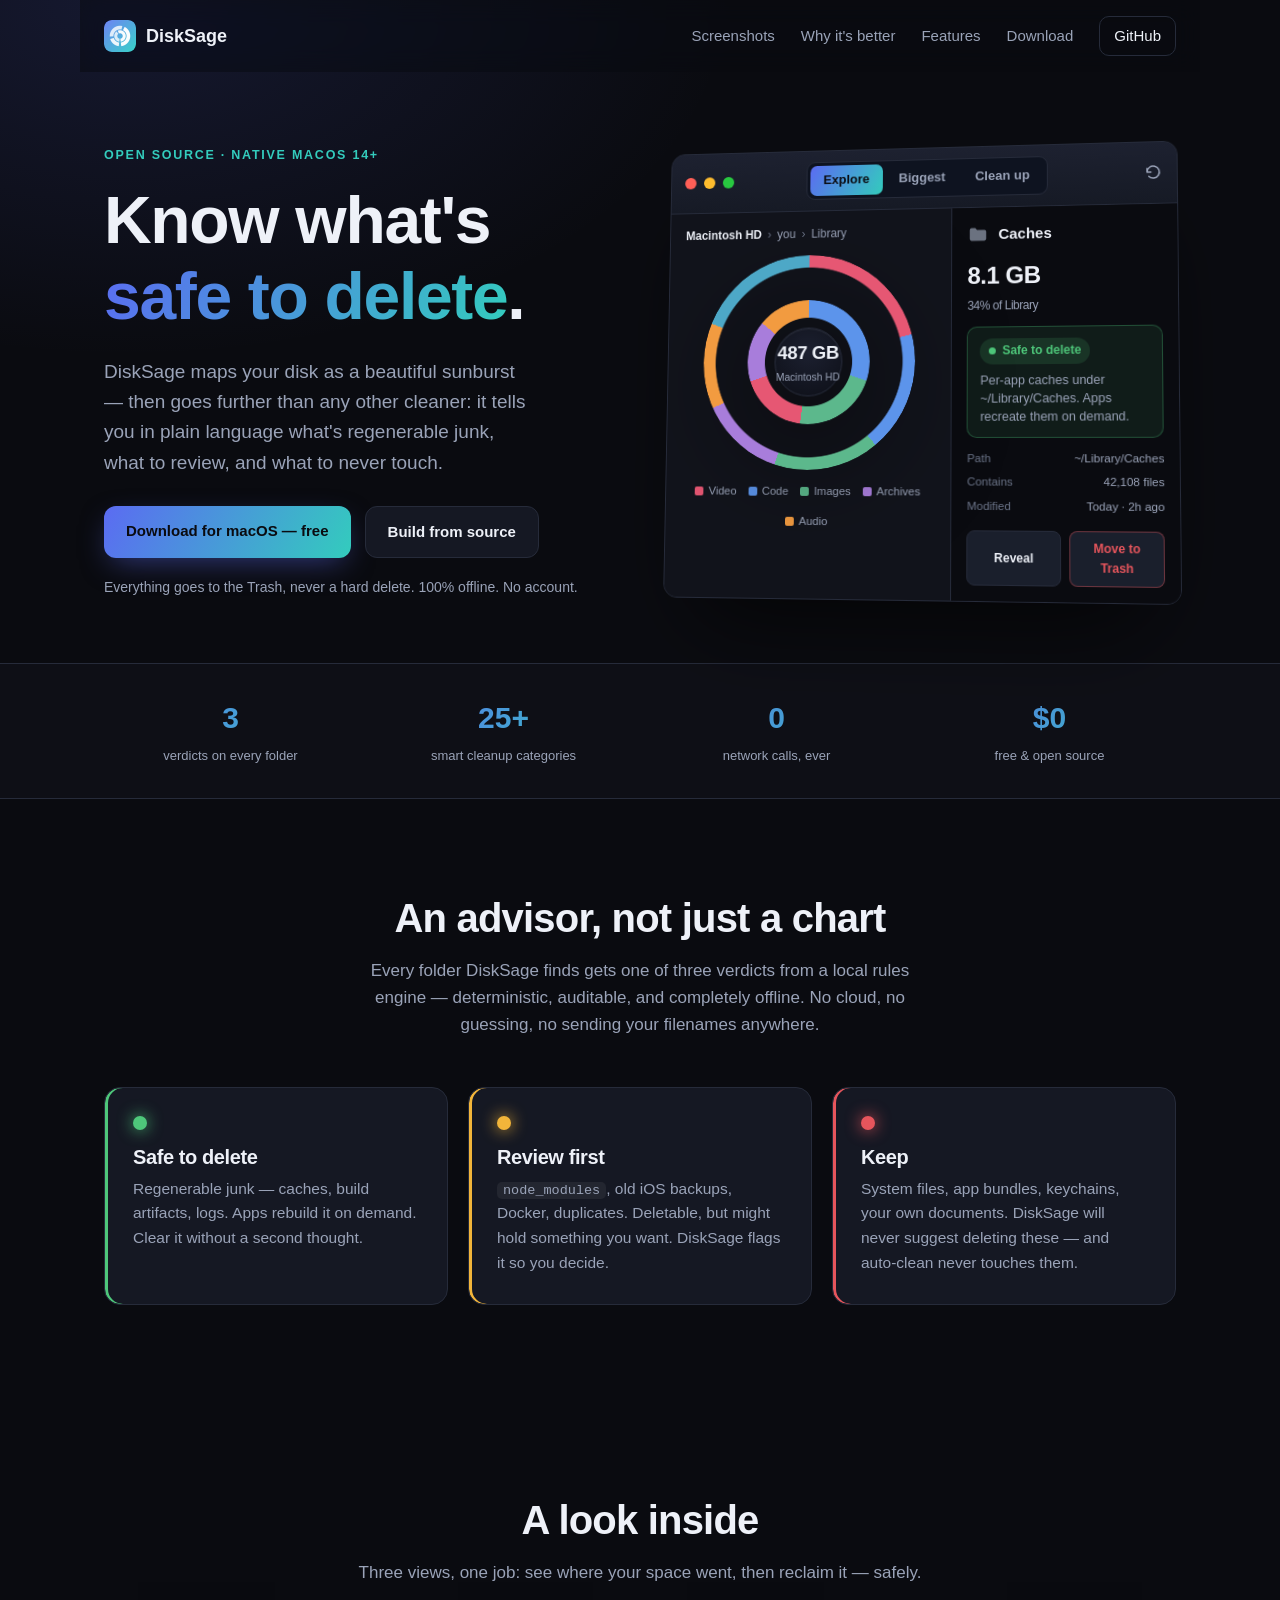
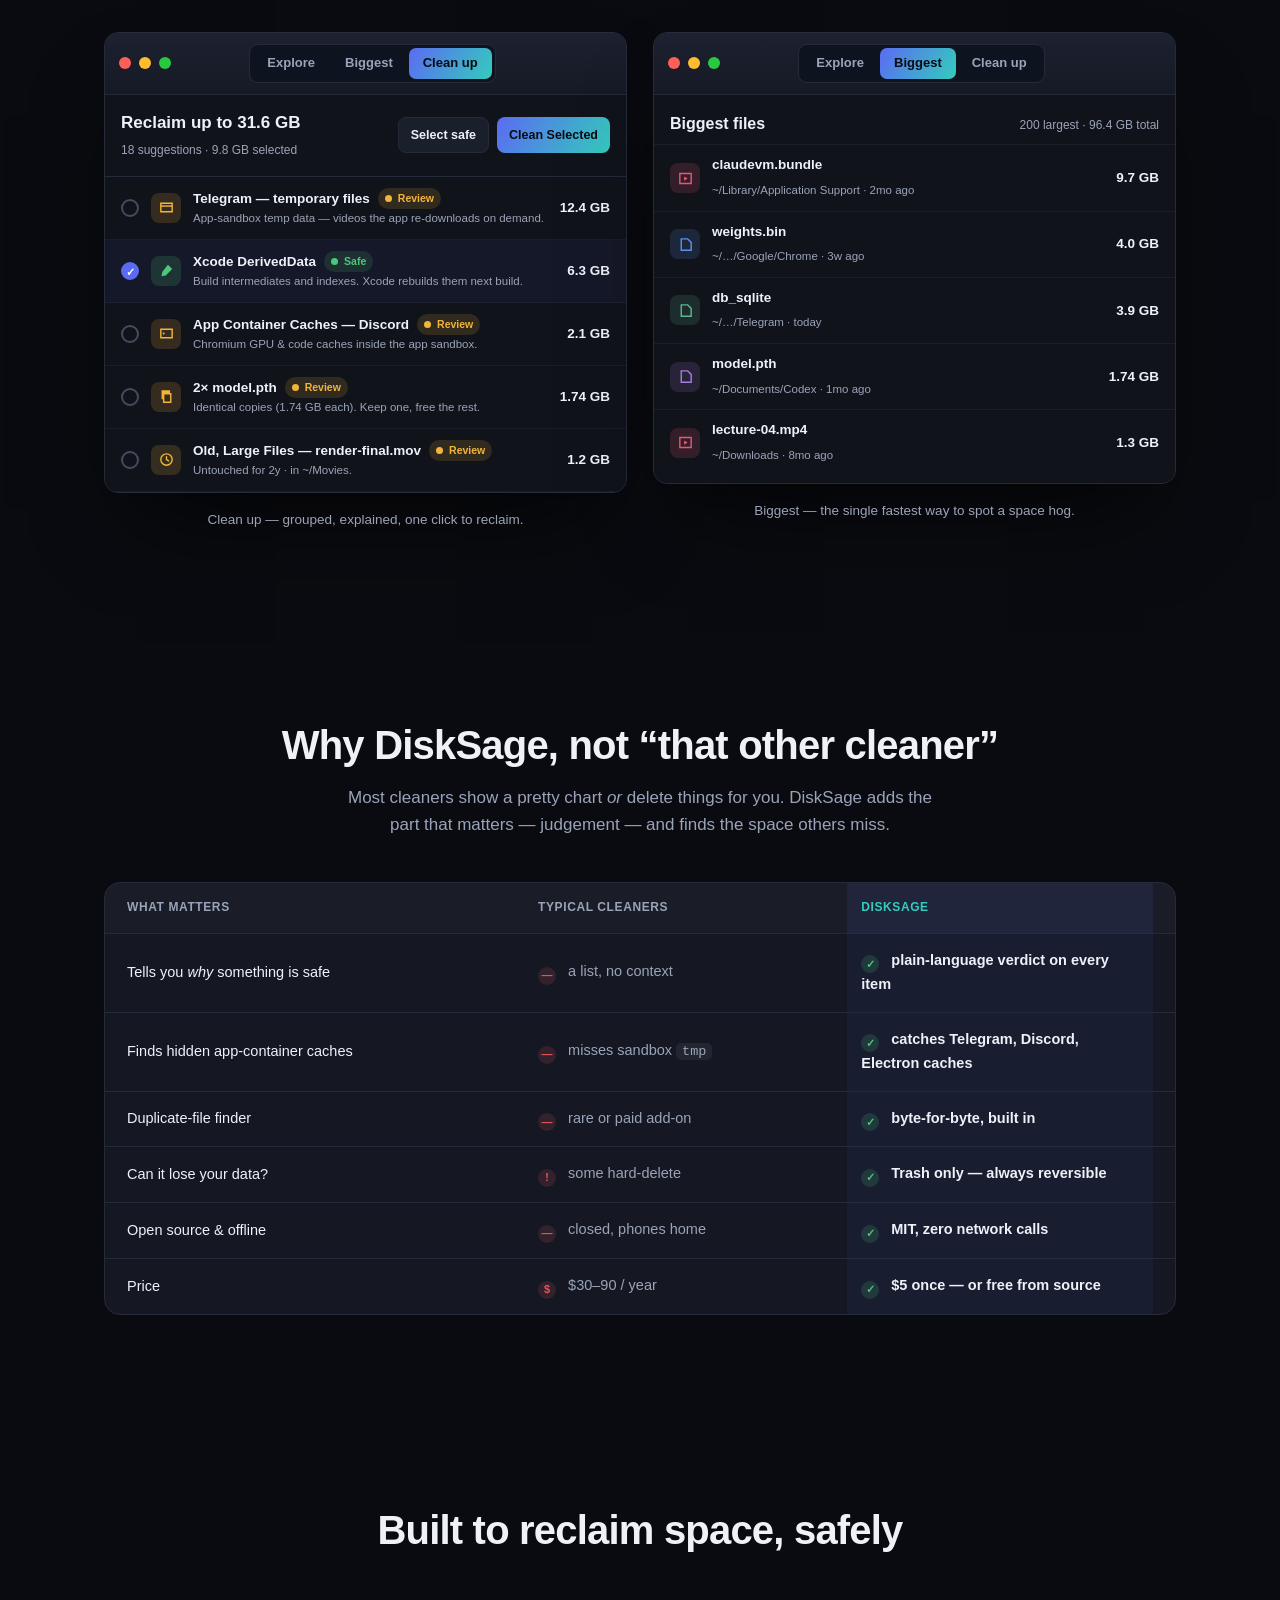
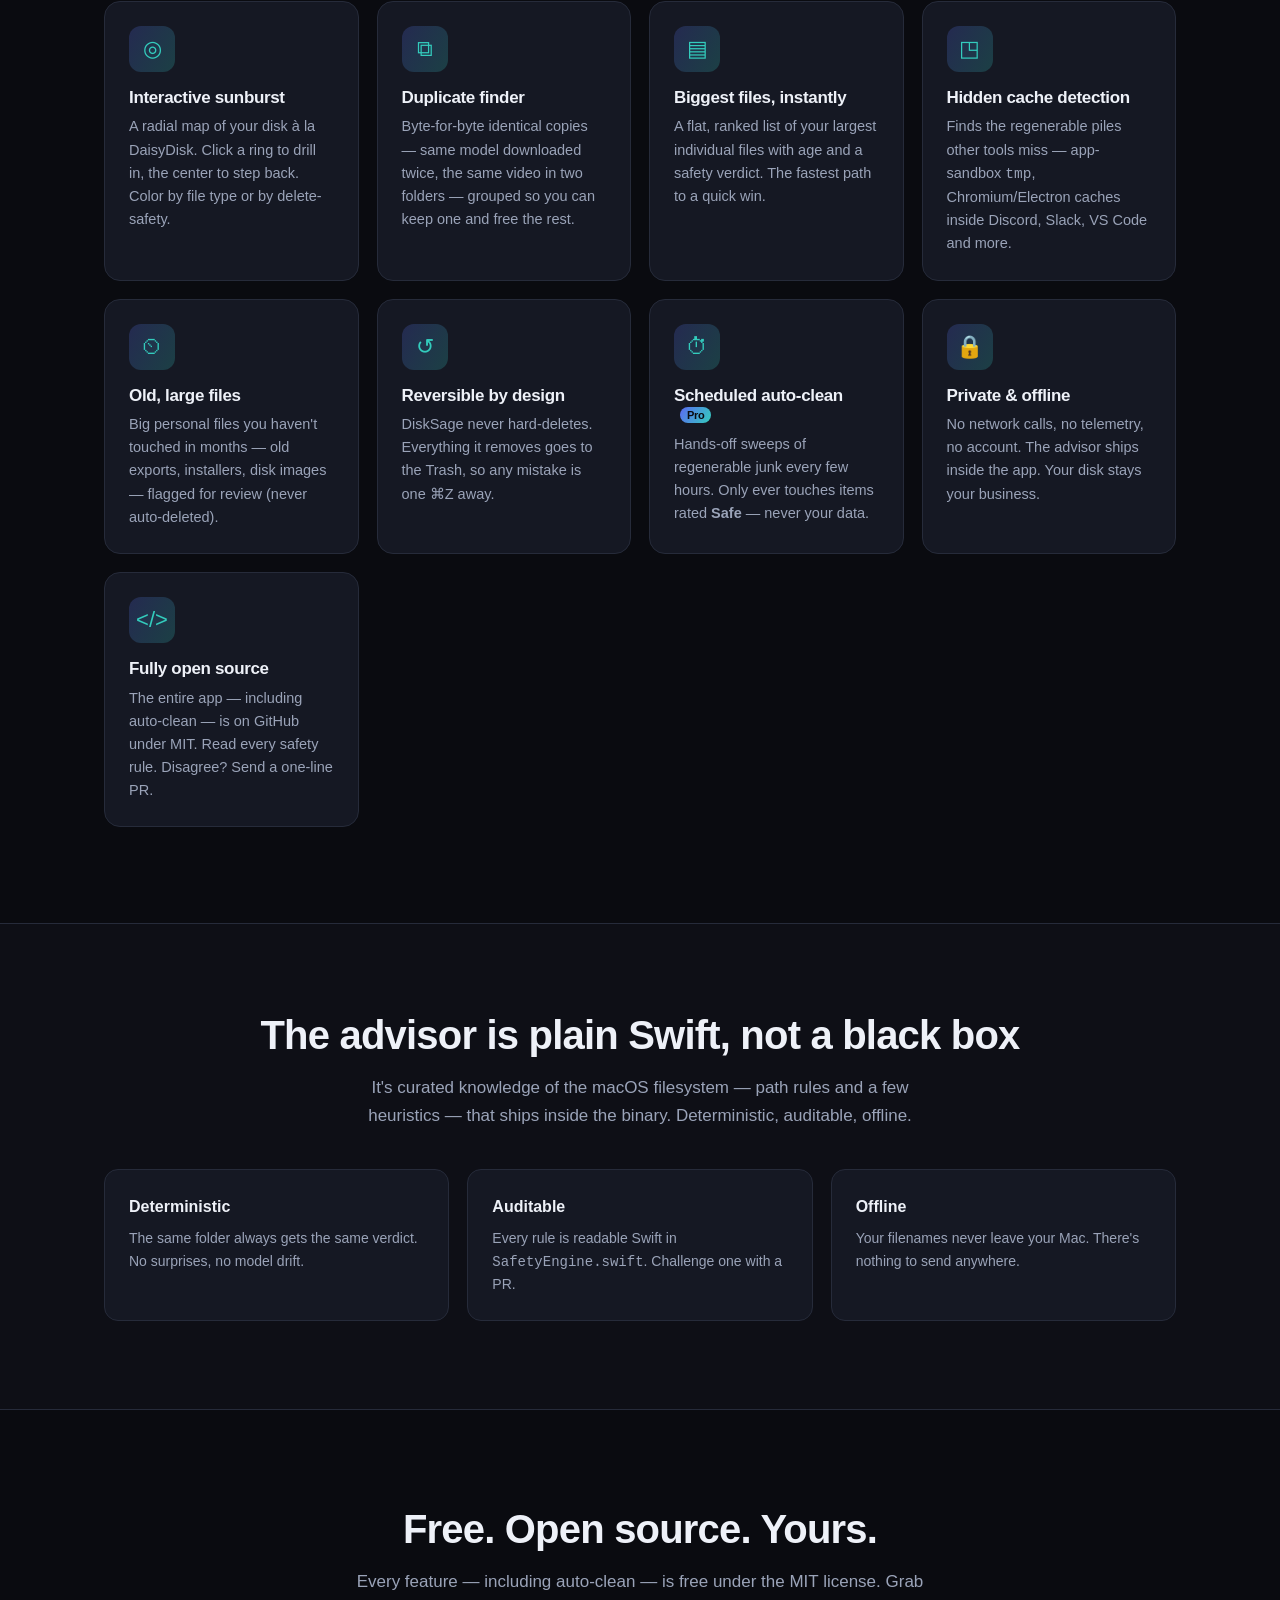
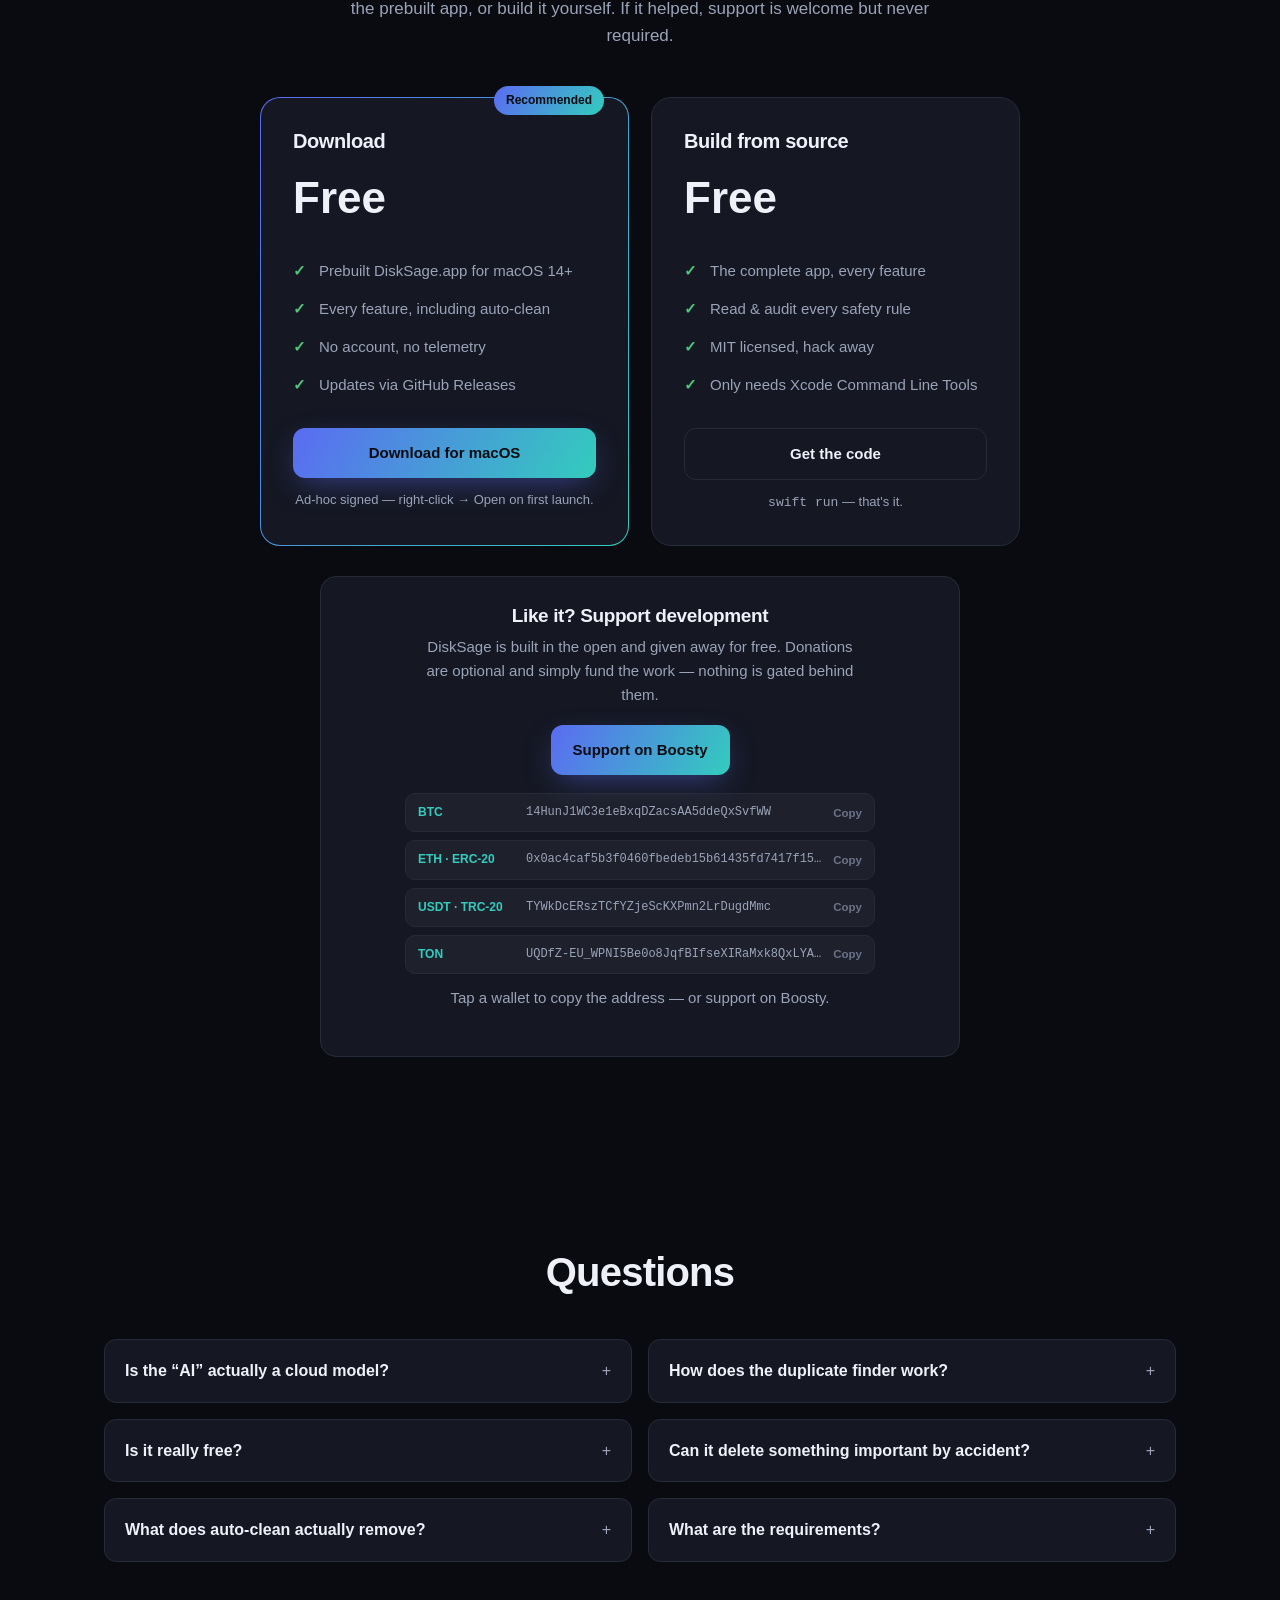
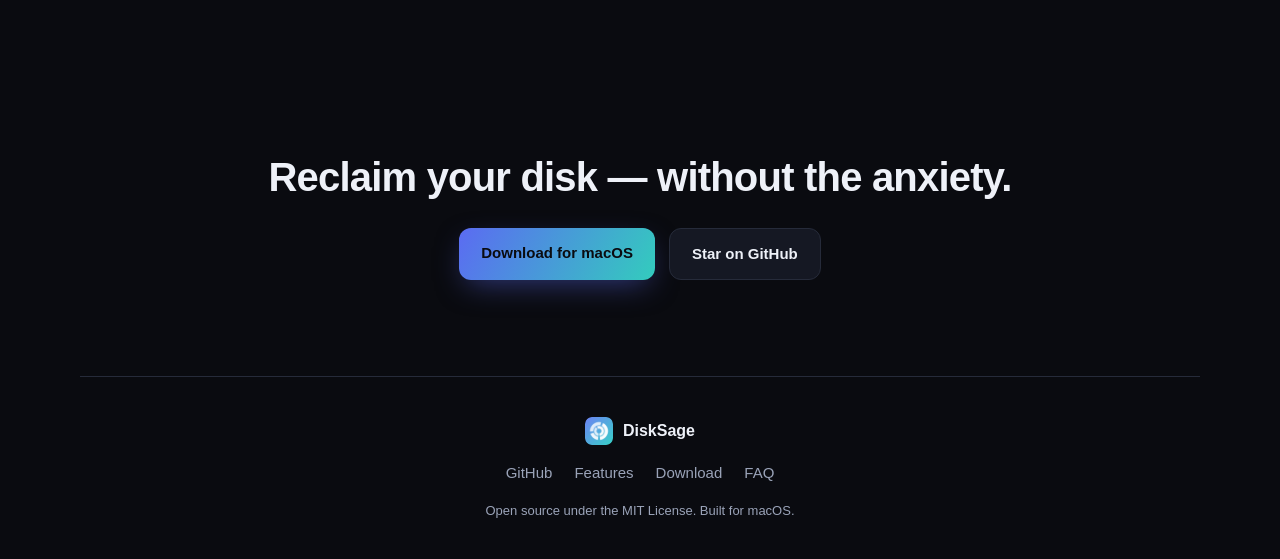
<file: docs/index.html>
<!DOCTYPE html>
<html lang="en">
<head>
<meta charset="UTF-8">
<meta name="viewport" content="width=device-width, initial-scale=1.0">
<title>DiskSage — the open-source disk cleaner that knows what's safe to delete</title>
<meta name="description" content="A native macOS disk visualizer with a built-in advisor that tells you what's safe junk, what to review, and what to never touch. Finds duplicates and hidden app caches. Free &amp; open source.">
<link rel="icon" type="image/png" href="assets/favicon.png">
<meta property="og:title" content="DiskSage — know what's safe to delete">
<meta property="og:description" content="A beautiful sunburst map of your Mac's disk, plus an advisor that rates every folder Safe, Review, or Keep. Finds duplicates and hidden caches. Free &amp; open source.">
<meta property="og:image" content="assets/icon.png">
<meta property="og:type" content="website">
<link rel="stylesheet" href="styles.css">
</head>
<body>

<header class="nav" id="nav">
  <a class="brand" href="#top">
    <img src="assets/icon.png" alt="" width="32" height="32">
    <span>DiskSage</span>
  </a>
  <nav class="nav-links">
    <a href="#peek">Screenshots</a>
    <a href="#why">Why it's better</a>
    <a href="#features">Features</a>
    <a href="#pricing">Download</a>
    <a class="ghost" href="https://github.com/stealthdev-labs/disksage">GitHub</a>
  </nav>
</header>

<main id="top">

  <!-- HERO -->
  <section class="hero">
    <div class="hero-copy" data-reveal>
      <p class="eyebrow">Open source · Native macOS 14+</p>
      <h1>Know what's <span class="grad">safe to delete</span>.</h1>
      <p class="lede">
        DiskSage maps your disk as a beautiful sunburst — then goes further than
        any other cleaner: it tells you in plain language what's regenerable junk,
        what to review, and what to never touch.
      </p>
      <div class="cta-row">
        <a class="btn primary" href="https://github.com/stealthdev-labs/disksage/releases/latest/download/DiskSage-macOS.zip">Download for macOS — free</a>
        <a class="btn" href="https://github.com/stealthdev-labs/disksage">Build from source</a>
      </div>
      <p class="reassure">Everything goes to the Trash, never a hard delete. 100% offline. No account.</p>
    </div>

    <!-- Faux app window: Explore -->
    <div class="hero-art" data-reveal style="--d:120ms">
      <div class="window tilt" aria-hidden="true">
        <div class="window-bar">
          <div class="traffic"><i></i><i></i><i></i></div>
          <div class="seg">
            <button class="on">Explore</button>
            <button>Biggest</button>
            <button>Clean&nbsp;up</button>
          </div>
          <div class="wintools">
            <svg viewBox="0 0 24 24" class="ti"><path d="M4 12a8 8 0 1 1 2.3 5.6M4 12V7m0 5h5" fill="none" stroke="currentColor" stroke-width="2" stroke-linecap="round" stroke-linejoin="round"/></svg>
          </div>
        </div>
        <div class="window-body explore-body">
          <div class="explore-main">
            <div class="crumb"><b>Macintosh&nbsp;HD</b><span>›</span>you<span>›</span>Library</div>
            <div class="sunburst">
              <div class="ring ring-outer"></div>
              <div class="ring ring-inner"></div>
              <div class="hole">
                <span class="hole-size">487&nbsp;GB</span>
                <span class="hole-label">Macintosh&nbsp;HD</span>
              </div>
            </div>
            <div class="app-legend">
              <span><i style="--c:#e65773"></i>Video</span>
              <span><i style="--c:#5c94eb"></i>Code</span>
              <span><i style="--c:#5cb88c"></i>Images</span>
              <span><i style="--c:#a87ddb"></i>Archives</span>
              <span><i style="--c:#f29b40"></i>Audio</span>
            </div>
          </div>
          <aside class="inspector">
            <div class="insp-head">
              <span class="fi" style="--c:#6b7280">
                <svg viewBox="0 0 24 24"><path d="M3 7a2 2 0 0 1 2-2h4l2 2h8a2 2 0 0 1 2 2v8a2 2 0 0 1-2 2H5a2 2 0 0 1-2-2z" fill="currentColor"/></svg>
              </span>
              Caches
            </div>
            <div class="insp-size">8.1&nbsp;GB<em>34% of Library</em></div>
            <div class="verdict-card safe">
              <span class="pill safe"><b></b>Safe to delete</span>
              <p>Per-app caches under ~/Library/Caches. Apps recreate them on demand.</p>
            </div>
            <div class="insp-meta">
              <div><span>Path</span>~/Library/Caches</div>
              <div><span>Contains</span>42,108 files</div>
              <div><span>Modified</span>Today · 2h ago</div>
            </div>
            <div class="insp-actions">
              <button>Reveal</button>
              <button class="danger">Move to Trash</button>
            </div>
          </aside>
        </div>
      </div>
    </div>
  </section>

  <!-- TRUST STRIP -->
  <div class="strip">
    <div class="strip-inner">
      <div class="stat"><b>3</b><span>verdicts on every folder</span></div>
      <div class="stat"><b>25+</b><span>smart cleanup categories</span></div>
      <div class="stat"><b>0</b><span>network calls, ever</span></div>
      <div class="stat"><b>$0</b><span>free &amp; open source</span></div>
    </div>
  </div>

  <!-- VERDICTS -->
  <section id="advisor" class="verdicts">
    <h2 data-reveal>An advisor, not just a chart</h2>
    <p class="section-sub" data-reveal>
      Every folder DiskSage finds gets one of three verdicts from a local rules
      engine — deterministic, auditable, and completely offline. No cloud, no
      guessing, no sending your filenames anywhere.
    </p>
    <div class="verdict-grid">
      <article class="verdict safe" data-reveal>
        <div class="dot"></div>
        <h3>Safe to delete</h3>
        <p>Regenerable junk — caches, build artifacts, logs. Apps rebuild it on demand. Clear it without a second thought.</p>
      </article>
      <article class="verdict review" data-reveal style="--d:70ms">
        <div class="dot"></div>
        <h3>Review first</h3>
        <p><code>node_modules</code>, old iOS backups, Docker, duplicates. Deletable, but might hold something you want. DiskSage flags it so you decide.</p>
      </article>
      <article class="verdict keep" data-reveal style="--d:140ms">
        <div class="dot"></div>
        <h3>Keep</h3>
        <p>System files, app bundles, keychains, your own documents. DiskSage will never suggest deleting these — and auto-clean never touches them.</p>
      </article>
    </div>
  </section>

  <!-- PEEK INSIDE -->
  <section id="peek" class="peek">
    <h2 data-reveal>A look inside</h2>
    <p class="section-sub" data-reveal>Three views, one job: see where your space went, then reclaim it — safely.</p>

    <div class="shot-row">
      <!-- Clean up shot -->
      <figure class="shot" data-reveal>
        <div class="window">
          <div class="window-bar">
            <div class="traffic"><i></i><i></i><i></i></div>
            <div class="seg"><button>Explore</button><button>Biggest</button><button class="on">Clean&nbsp;up</button></div>
            <div class="wintools"></div>
          </div>
          <div class="window-body cleanup-body">
            <div class="summary-bar">
              <div class="sum-text">
                <b>Reclaim up to 31.6&nbsp;GB</b>
                <span>18 suggestions · 9.8&nbsp;GB selected</span>
              </div>
              <div class="sum-actions">
                <button>Select safe</button>
                <button class="prim">Clean Selected</button>
              </div>
            </div>
            <div class="sugg-list">
              <div class="sugg">
                <span class="chk"></span>
                <span class="ci" style="--c:#f2b53a"><svg viewBox="0 0 24 24"><path d="M4 6h16v12H4z" fill="none" stroke="currentColor" stroke-width="2"/><path d="M4 10h16" stroke="currentColor" stroke-width="2"/></svg></span>
                <div class="sugg-txt"><div class="sugg-top">Telegram — temporary files <span class="pill review mini"><b></b>Review</span></div><div class="sugg-sub">App-sandbox temp data — videos the app re-downloads on demand.</div></div>
                <div class="sugg-size">12.4&nbsp;GB</div>
              </div>
              <div class="sugg on">
                <span class="chk on"></span>
                <span class="ci" style="--c:#4ec77a"><svg viewBox="0 0 24 24"><path d="M14 4l6 6-9 9-6 1 1-6z" fill="currentColor"/></svg></span>
                <div class="sugg-txt"><div class="sugg-top">Xcode DerivedData <span class="pill safe mini"><b></b>Safe</span></div><div class="sugg-sub">Build intermediates and indexes. Xcode rebuilds them next build.</div></div>
                <div class="sugg-size">6.3&nbsp;GB</div>
              </div>
              <div class="sugg">
                <span class="chk"></span>
                <span class="ci" style="--c:#f2b53a"><svg viewBox="0 0 24 24"><path d="M4 6h16v12H4z" fill="none" stroke="currentColor" stroke-width="2"/><circle cx="8" cy="12" r="1.4" fill="currentColor"/></svg></span>
                <div class="sugg-txt"><div class="sugg-top">App Container Caches — Discord <span class="pill review mini"><b></b>Review</span></div><div class="sugg-sub">Chromium GPU &amp; code caches inside the app sandbox.</div></div>
                <div class="sugg-size">2.1&nbsp;GB</div>
              </div>
              <div class="sugg">
                <span class="chk"></span>
                <span class="ci" style="--c:#f2b53a"><svg viewBox="0 0 24 24"><path d="M8 8h10v12H8z" fill="none" stroke="currentColor" stroke-width="2"/><path d="M6 4h10v2H6zM6 4v12" fill="none" stroke="currentColor" stroke-width="2"/></svg></span>
                <div class="sugg-txt"><div class="sugg-top">2× model.pth <span class="pill review mini"><b></b>Review</span></div><div class="sugg-sub">Identical copies (1.74&nbsp;GB each). Keep one, free the rest.</div></div>
                <div class="sugg-size">1.74&nbsp;GB</div>
              </div>
              <div class="sugg">
                <span class="chk"></span>
                <span class="ci" style="--c:#f2b53a"><svg viewBox="0 0 24 24"><circle cx="12" cy="12" r="8" fill="none" stroke="currentColor" stroke-width="2"/><path d="M12 8v4l3 2" fill="none" stroke="currentColor" stroke-width="2" stroke-linecap="round"/></svg></span>
                <div class="sugg-txt"><div class="sugg-top">Old, Large Files — render-final.mov <span class="pill review mini"><b></b>Review</span></div><div class="sugg-sub">Untouched for 2y · in ~/Movies.</div></div>
                <div class="sugg-size">1.2&nbsp;GB</div>
              </div>
            </div>
          </div>
        </div>
        <figcaption>Clean up — grouped, explained, one click to reclaim.</figcaption>
      </figure>

      <!-- Biggest files shot -->
      <figure class="shot" data-reveal style="--d:90ms">
        <div class="window">
          <div class="window-bar">
            <div class="traffic"><i></i><i></i><i></i></div>
            <div class="seg"><button>Explore</button><button class="on">Biggest</button><button>Clean&nbsp;up</button></div>
            <div class="wintools"></div>
          </div>
          <div class="window-body big-body">
            <div class="big-head"><b>Biggest files</b><span>200 largest · 96.4&nbsp;GB total</span></div>
            <div class="file-row"><span class="ci" style="--c:#e65773"><svg viewBox="0 0 24 24"><path d="M4 5h16v14H4z" fill="none" stroke="currentColor" stroke-width="2"/><path d="M10 9l5 3-5 3z" fill="currentColor"/></svg></span><div class="fr-txt"><b>claudevm.bundle</b><span>~/Library/Application Support · 2mo ago</span></div><div class="fr-size">9.7&nbsp;GB</div></div>
            <div class="file-row"><span class="ci" style="--c:#5c94eb"><svg viewBox="0 0 24 24"><path d="M6 4h9l5 5v11H6z" fill="none" stroke="currentColor" stroke-width="2"/></svg></span><div class="fr-txt"><b>weights.bin</b><span>~/…/Google/Chrome · 3w ago</span></div><div class="fr-size">4.0&nbsp;GB</div></div>
            <div class="file-row"><span class="ci" style="--c:#5cb88c"><svg viewBox="0 0 24 24"><path d="M6 4h9l5 5v11H6z" fill="none" stroke="currentColor" stroke-width="2"/></svg></span><div class="fr-txt"><b>db_sqlite</b><span>~/…/Telegram · today</span></div><div class="fr-size">3.9&nbsp;GB</div></div>
            <div class="file-row"><span class="ci" style="--c:#a87ddb"><svg viewBox="0 0 24 24"><path d="M6 4h9l5 5v11H6z" fill="none" stroke="currentColor" stroke-width="2"/></svg></span><div class="fr-txt"><b>model.pth</b><span>~/Documents/Codex · 1mo ago</span></div><div class="fr-size">1.74&nbsp;GB</div></div>
            <div class="file-row"><span class="ci" style="--c:#e65773"><svg viewBox="0 0 24 24"><path d="M4 5h16v14H4z" fill="none" stroke="currentColor" stroke-width="2"/><path d="M10 9l5 3-5 3z" fill="currentColor"/></svg></span><div class="fr-txt"><b>lecture-04.mp4</b><span>~/Downloads · 8mo ago</span></div><div class="fr-size">1.3&nbsp;GB</div></div>
          </div>
        </div>
        <figcaption>Biggest — the single fastest way to spot a space hog.</figcaption>
      </figure>
    </div>
  </section>

  <!-- WHY BETTER -->
  <section id="why" class="why">
    <h2 data-reveal>Why DiskSage, not “that other cleaner”</h2>
    <p class="section-sub" data-reveal>Most cleaners show a pretty chart <em>or</em> delete things for you. DiskSage adds the part that matters — judgement — and finds the space others miss.</p>
    <div class="cmp" data-reveal>
      <div class="cmp-row cmp-head">
        <div>What matters</div>
        <div class="them">Typical cleaners</div>
        <div class="us">DiskSage</div>
      </div>
      <div class="cmp-row">
        <div>Tells you <em>why</em> something is safe</div>
        <div class="them"><span class="x">—</span> a list, no context</div>
        <div class="us"><span class="ok"></span> plain-language verdict on every item</div>
      </div>
      <div class="cmp-row">
        <div>Finds hidden app-container caches</div>
        <div class="them"><span class="x">—</span> misses sandbox <code>tmp</code></div>
        <div class="us"><span class="ok"></span> catches Telegram, Discord, Electron caches</div>
      </div>
      <div class="cmp-row">
        <div>Duplicate-file finder</div>
        <div class="them"><span class="x">—</span> rare or paid add-on</div>
        <div class="us"><span class="ok"></span> byte-for-byte, built in</div>
      </div>
      <div class="cmp-row">
        <div>Can it lose your data?</div>
        <div class="them"><span class="x">!</span> some hard-delete</div>
        <div class="us"><span class="ok"></span> Trash only — always reversible</div>
      </div>
      <div class="cmp-row">
        <div>Open source &amp; offline</div>
        <div class="them"><span class="x">—</span> closed, phones home</div>
        <div class="us"><span class="ok"></span> MIT, zero network calls</div>
      </div>
      <div class="cmp-row">
        <div>Price</div>
        <div class="them"><span class="x">$</span> $30–90 / year</div>
        <div class="us"><span class="ok"></span> $5 once — or free from source</div>
      </div>
    </div>
  </section>

  <!-- FEATURES -->
  <section id="features" class="features">
    <h2 data-reveal>Built to reclaim space, safely</h2>
    <div class="feature-grid">
      <article class="feature" data-reveal>
        <div class="ficon">◎</div>
        <h3>Interactive sunburst</h3>
        <p>A radial map of your disk à la DaisyDisk. Click a ring to drill in, the center to step back. Color by file type or by delete-safety.</p>
      </article>
      <article class="feature" data-reveal style="--d:60ms">
        <div class="ficon">⧉</div>
        <h3>Duplicate finder</h3>
        <p>Byte-for-byte identical copies — same model downloaded twice, the same video in two folders — grouped so you can keep one and free the rest.</p>
      </article>
      <article class="feature" data-reveal style="--d:120ms">
        <div class="ficon">▤</div>
        <h3>Biggest files, instantly</h3>
        <p>A flat, ranked list of your largest individual files with age and a safety verdict. The fastest path to a quick win.</p>
      </article>
      <article class="feature" data-reveal>
        <div class="ficon">◳</div>
        <h3>Hidden cache detection</h3>
        <p>Finds the regenerable piles other tools miss — app-sandbox <code>tmp</code>, Chromium/Electron caches inside Discord, Slack, VS Code and more.</p>
      </article>
      <article class="feature" data-reveal style="--d:60ms">
        <div class="ficon">⏲</div>
        <h3>Old, large files</h3>
        <p>Big personal files you haven't touched in months — old exports, installers, disk images — flagged for review (never auto-deleted).</p>
      </article>
      <article class="feature" data-reveal style="--d:120ms">
        <div class="ficon">↺</div>
        <h3>Reversible by design</h3>
        <p>DiskSage never hard-deletes. Everything it removes goes to the Trash, so any mistake is one ⌘Z away.</p>
      </article>
      <article class="feature" data-reveal>
        <div class="ficon">⏱</div>
        <h3>Scheduled auto-clean <span class="pro">Pro</span></h3>
        <p>Hands-off sweeps of regenerable junk every few hours. Only ever touches items rated <strong>Safe</strong> — never your data.</p>
      </article>
      <article class="feature" data-reveal style="--d:60ms">
        <div class="ficon">🔒</div>
        <h3>Private &amp; offline</h3>
        <p>No network calls, no telemetry, no account. The advisor ships inside the app. Your disk stays your business.</p>
      </article>
      <article class="feature" data-reveal style="--d:120ms">
        <div class="ficon">&lt;/&gt;</div>
        <h3>Fully open source</h3>
        <p>The entire app — including auto-clean — is on GitHub under MIT. Read every safety rule. Disagree? Send a one-line PR.</p>
      </article>
    </div>
  </section>

  <!-- HOW THE ADVISOR WORKS -->
  <section class="how">
    <div class="how-inner" data-reveal>
      <h2>The advisor is plain Swift, not a black box</h2>
      <p class="section-sub">It's curated knowledge of the macOS filesystem — path rules and a few heuristics — that ships inside the binary. Deterministic, auditable, offline.</p>
      <div class="how-grid">
        <div class="how-card"><b>Deterministic</b><p>The same folder always gets the same verdict. No surprises, no model drift.</p></div>
        <div class="how-card"><b>Auditable</b><p>Every rule is readable Swift in <code>SafetyEngine.swift</code>. Challenge one with a PR.</p></div>
        <div class="how-card"><b>Offline</b><p>Your filenames never leave your Mac. There's nothing to send anywhere.</p></div>
      </div>
    </div>
  </section>

  <!-- DOWNLOAD / SUPPORT -->
  <section id="pricing" class="pricing">
    <h2 data-reveal>Free. Open source. Yours.</h2>
    <p class="section-sub" data-reveal>Every feature — including auto-clean — is free under the MIT license. Grab the prebuilt app, or build it yourself. If it helped, support is welcome but never required.</p>
    <div class="price-grid">
      <article class="plan featured" data-reveal>
        <div class="badge">Recommended</div>
        <h3>Download</h3>
        <p class="price">Free</p>
        <ul>
          <li>Prebuilt DiskSage.app for macOS 14+</li>
          <li>Every feature, including auto-clean</li>
          <li>No account, no telemetry</li>
          <li>Updates via GitHub Releases</li>
        </ul>
        <a class="btn primary" href="https://github.com/stealthdev-labs/disksage/releases/latest/download/DiskSage-macOS.zip">Download for macOS</a>
        <p class="fine">Ad-hoc signed — right-click → Open on first launch.</p>
      </article>
      <article class="plan" data-reveal style="--d:80ms">
        <h3>Build from source</h3>
        <p class="price">Free</p>
        <ul>
          <li>The complete app, every feature</li>
          <li>Read &amp; audit every safety rule</li>
          <li>MIT licensed, hack away</li>
          <li>Only needs Xcode Command Line Tools</li>
        </ul>
        <a class="btn" href="https://github.com/stealthdev-labs/disksage">Get the code</a>
        <p class="fine"><code>swift run</code> — that's it.</p>
      </article>
    </div>
    <div class="support" id="support" data-reveal>
      <h3>Like it? Support development</h3>
      <p>DiskSage is built in the open and given away for free. Donations are optional and simply fund the work — nothing is gated behind them.</p>
      <div class="donate-row">
        <a class="btn primary" href="https://boosty.to/opensoursedisk" target="_blank" rel="noopener">Support on Boosty</a>
      </div>
      <div class="wallets">
        <button class="wallet-row" type="button" data-wallet="14HunJ1WC3e1eBxqDZacsAA5ddeQxSvfWW"><span class="w-chain">BTC</span><span class="w-addr">14HunJ1WC3e1eBxqDZacsAA5ddeQxSvfWW</span><span class="w-copy">Copy</span></button>
        <button class="wallet-row" type="button" data-wallet="0x0ac4caf5b3f0460fbedeb15b61435fd7417f1598"><span class="w-chain">ETH · ERC-20</span><span class="w-addr">0x0ac4caf5b3f0460fbedeb15b61435fd7417f1598</span><span class="w-copy">Copy</span></button>
        <button class="wallet-row" type="button" data-wallet="TYWkDcERszTCfYZjeScKXPmn2LrDugdMmc"><span class="w-chain">USDT · TRC-20</span><span class="w-addr">TYWkDcERszTCfYZjeScKXPmn2LrDugdMmc</span><span class="w-copy">Copy</span></button>
        <button class="wallet-row" type="button" data-wallet="UQDfZ-EU_WPNI5Be0o8JqfBIfseXIRaMxk8QxLYAXjRsfcmf"><span class="w-chain">TON</span><span class="w-addr">UQDfZ-EU_WPNI5Be0o8JqfBIfseXIRaMxk8QxLYAXjRsfcmf</span><span class="w-copy">Copy</span></button>
      </div>
      <p class="fine">Tap a wallet to copy the address — or support on Boosty.</p>
    </div>
  </section>

  <!-- FAQ -->
  <section id="faq" class="faq">
    <h2 data-reveal>Questions</h2>
    <div class="faq-grid">
      <details data-reveal>
        <summary>Is the “AI” actually a cloud model?</summary>
        <p>No. DiskSage's advisor is a local rules engine — curated knowledge of the macOS filesystem written in plain Swift. It's deterministic and runs entirely offline. You can read every rule in <code>SafetyEngine.swift</code>.</p>
      </details>
      <details data-reveal>
        <summary>How does the duplicate finder work?</summary>
        <p>It groups files by exact size, then SHA-256 hashes the candidates that collide — so matches are byte-for-byte certain, not guesses. It keeps one copy and offers the rest. Your files, so it only ever flags them for review.</p>
      </details>
      <details data-reveal>
        <summary>Is it really free?</summary>
        <p>Yes — every feature, including auto-clean, under the MIT license. Download the prebuilt app or build from source; there's no paywall and no account. If it saved you space, donations are welcome but never required.</p>
      </details>
      <details data-reveal>
        <summary>Can it delete something important by accident?</summary>
        <p>DiskSage never hard-deletes — everything goes to the Trash, recoverable until you empty it. It also rates risky items “Review” or “Keep” and never auto-cleans anything but “Safe” junk.</p>
      </details>
      <details data-reveal>
        <summary>What does auto-clean actually remove?</summary>
        <p>Only regenerable junk in <code>~/Library/Caches</code>, <code>~/Library/Logs</code>, and Xcode's DerivedData — and only items rated Safe. It runs on launch and every 6 hours, always to the Trash.</p>
      </details>
      <details data-reveal>
        <summary>What are the requirements?</summary>
        <p>macOS 14 (Sonoma) or later. To scan and clean protected folders, grant Full Disk Access in System Settings → Privacy &amp; Security.</p>
      </details>
    </div>
  </section>

  <section class="closer">
    <div data-reveal>
      <h2>Reclaim your disk — without the anxiety.</h2>
      <div class="cta-row center">
        <a class="btn primary" href="https://github.com/stealthdev-labs/disksage/releases/latest/download/DiskSage-macOS.zip">Download for macOS</a>
        <a class="btn" href="https://github.com/stealthdev-labs/disksage">Star on GitHub</a>
      </div>
    </div>
  </section>

</main>

<footer class="footer">
  <div class="foot-brand">
    <img src="assets/icon.png" alt="" width="28" height="28">
    <span>DiskSage</span>
  </div>
  <nav>
    <a href="https://github.com/stealthdev-labs/disksage">GitHub</a>
    <a href="#features">Features</a>
    <a href="#pricing">Download</a>
    <a href="#faq">FAQ</a>
  </nav>
  <p class="copy">Open source under the MIT License. Built for macOS.</p>
</footer>

<script src="main.js"></script>
</body>
</html>
</file>
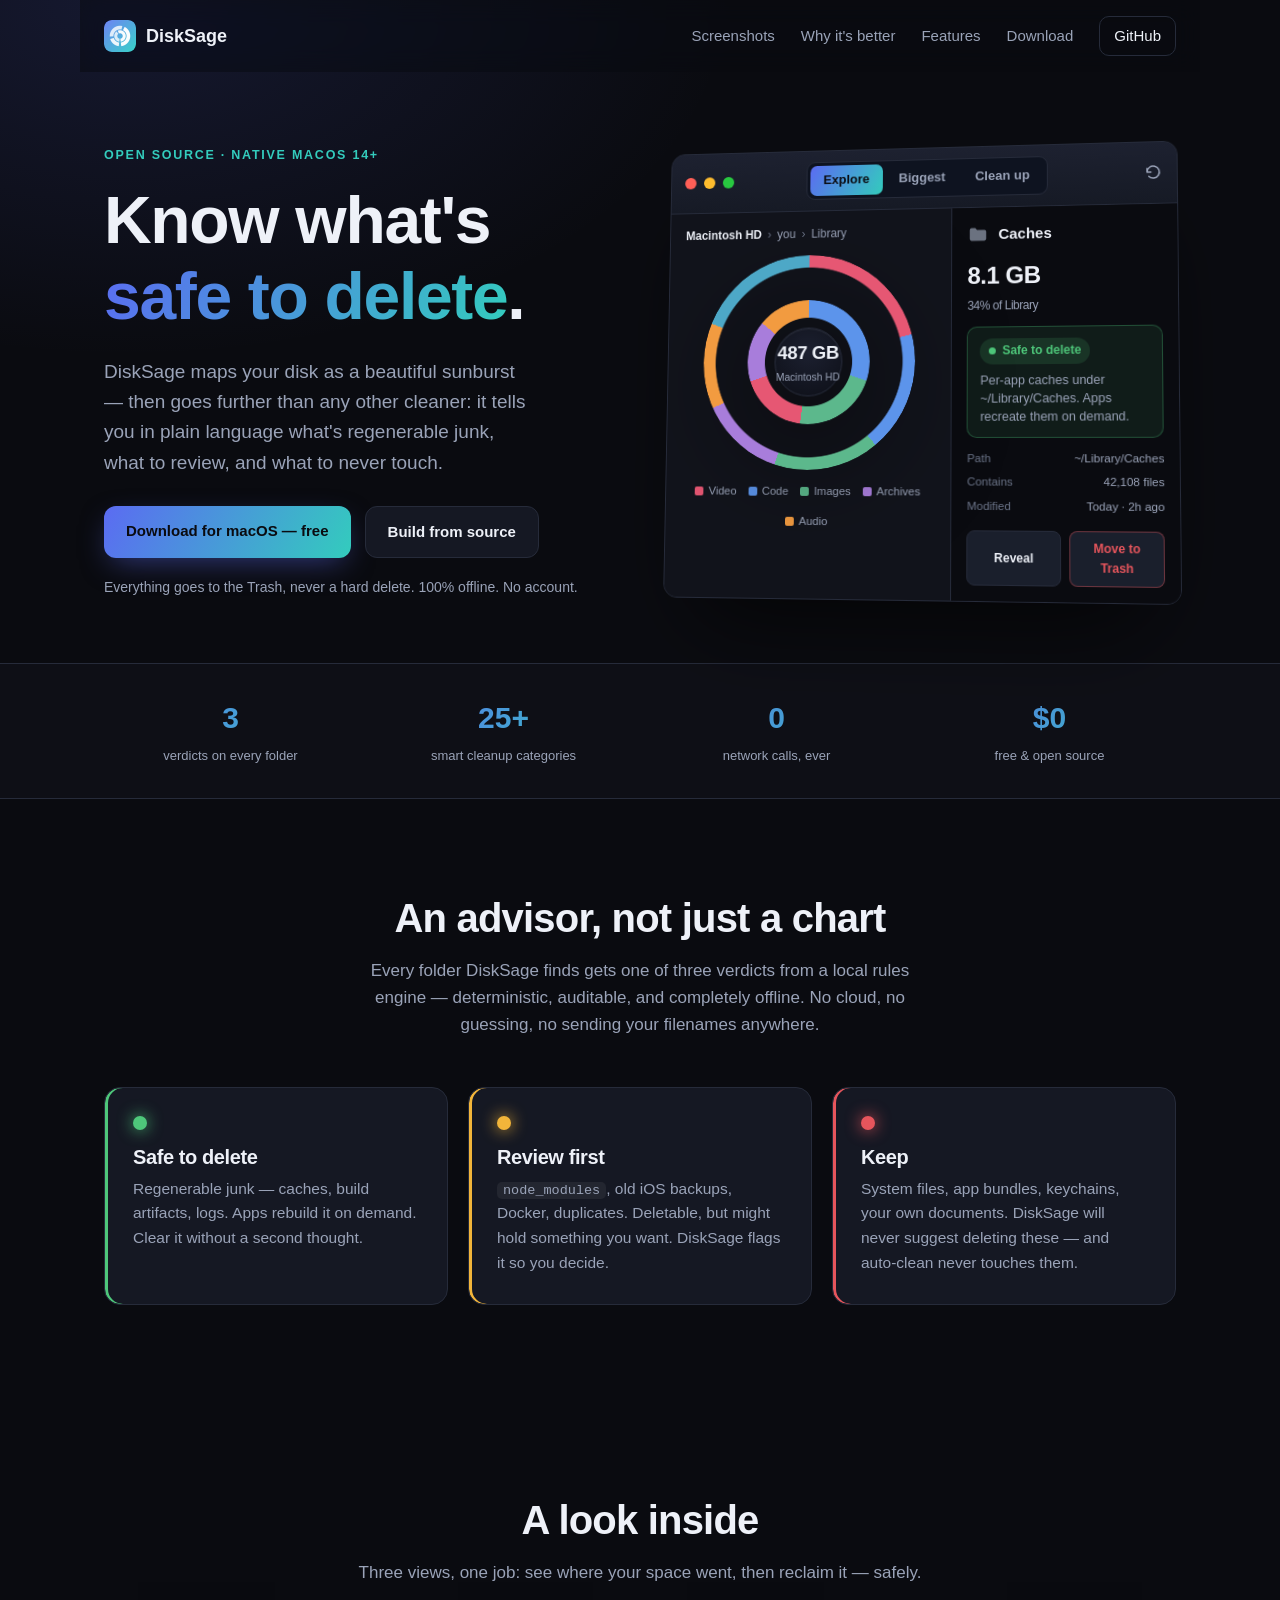
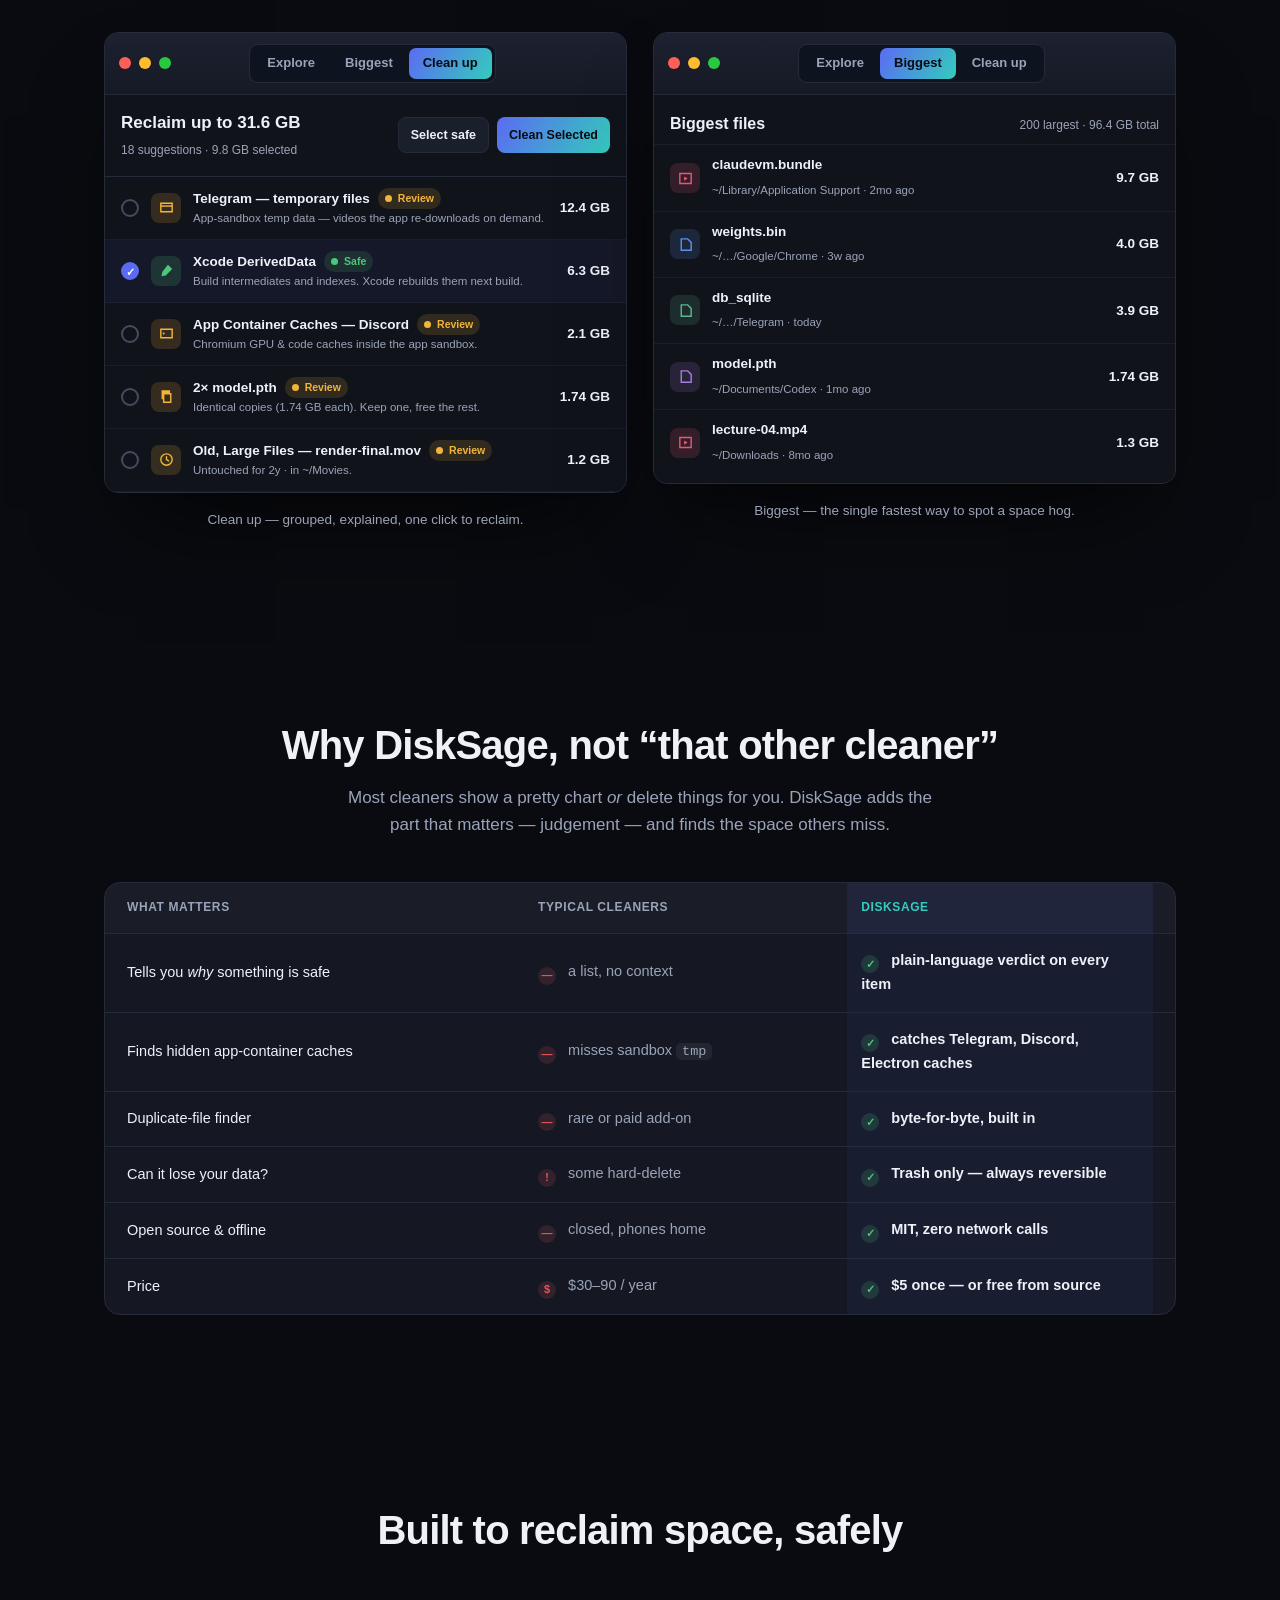
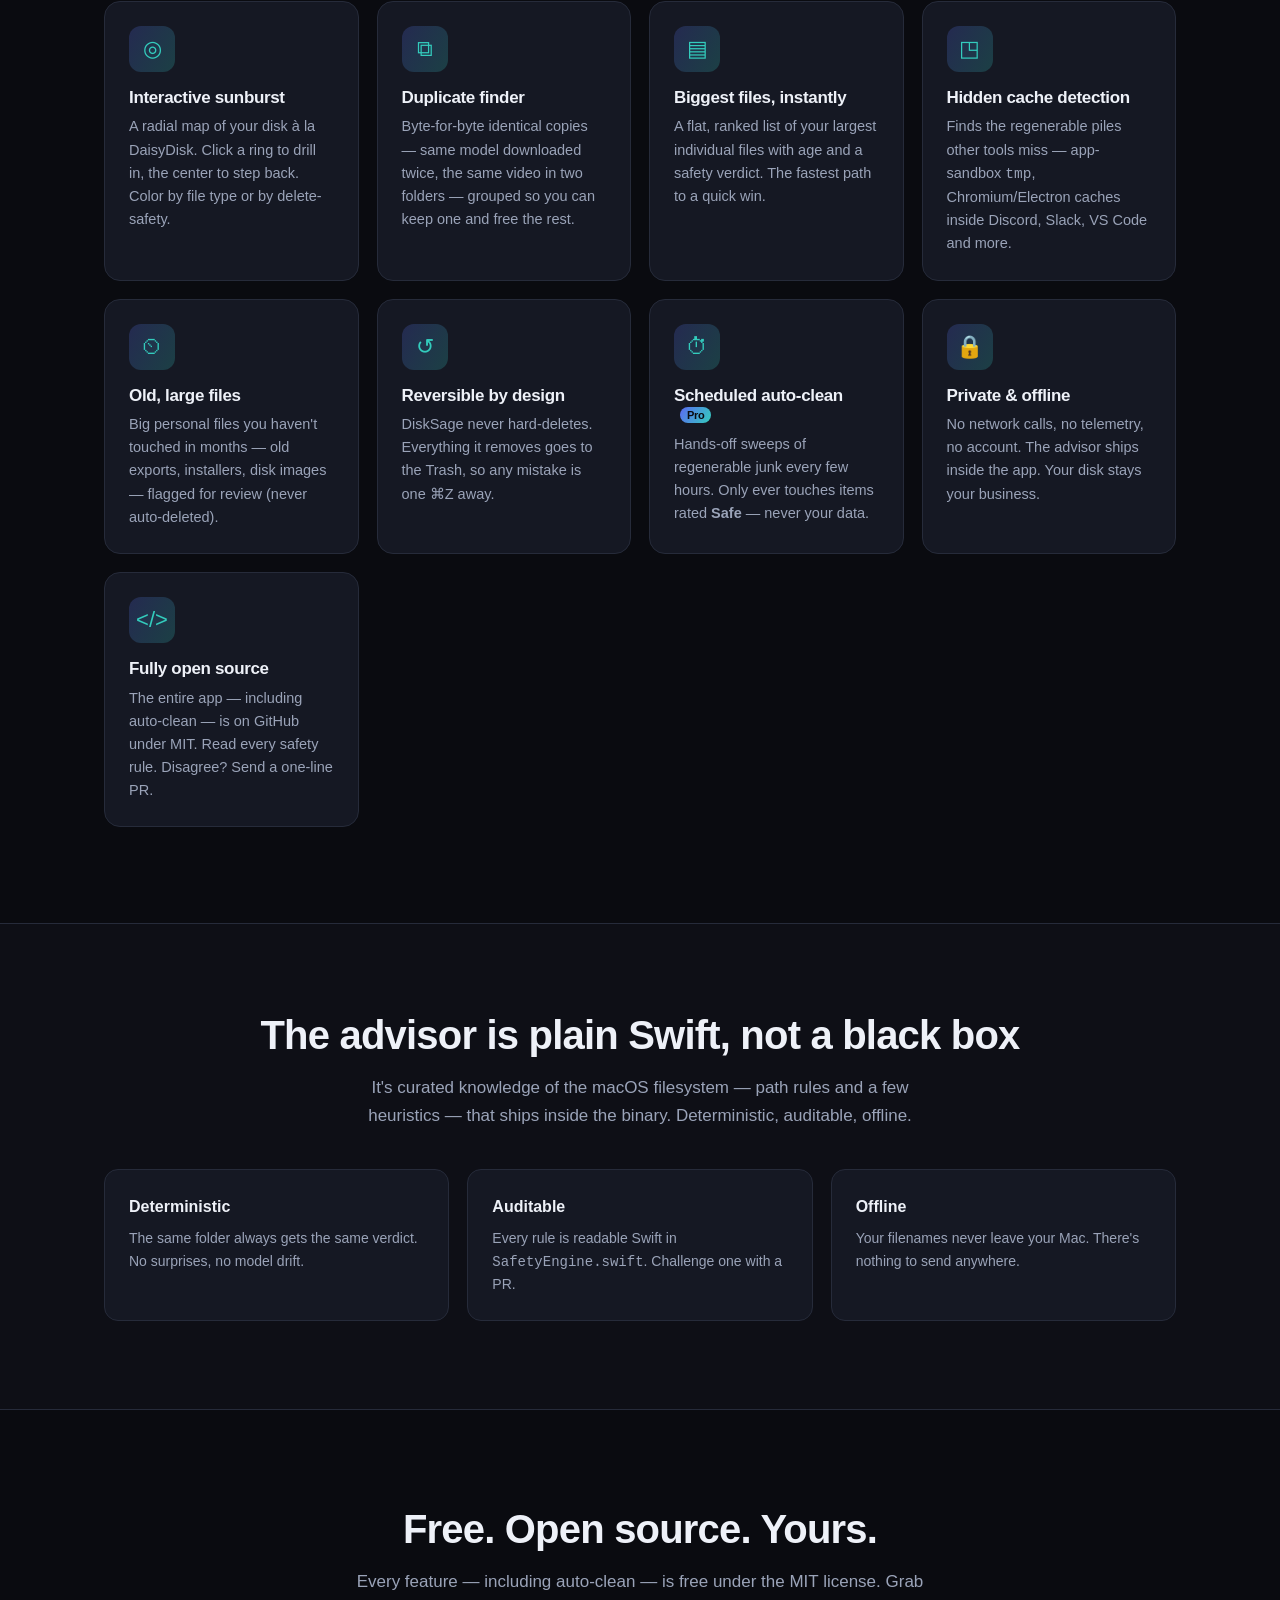
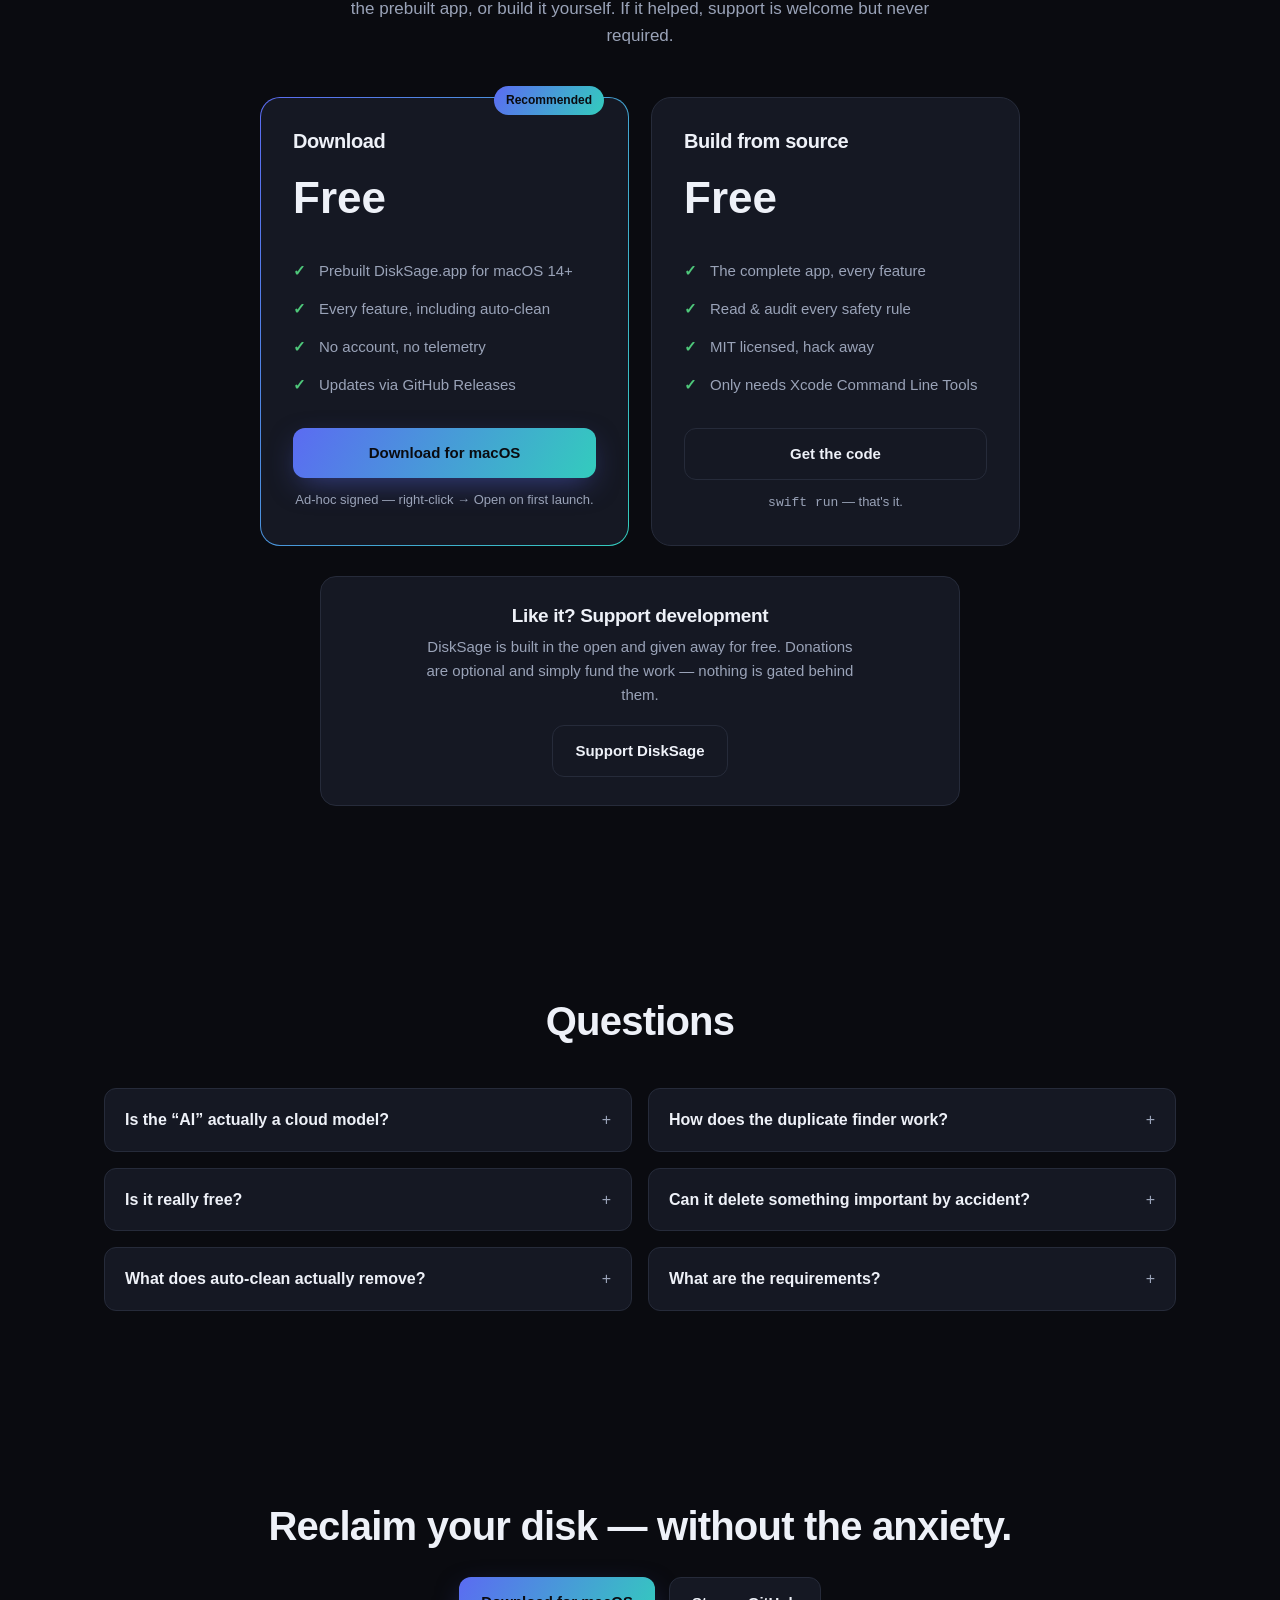
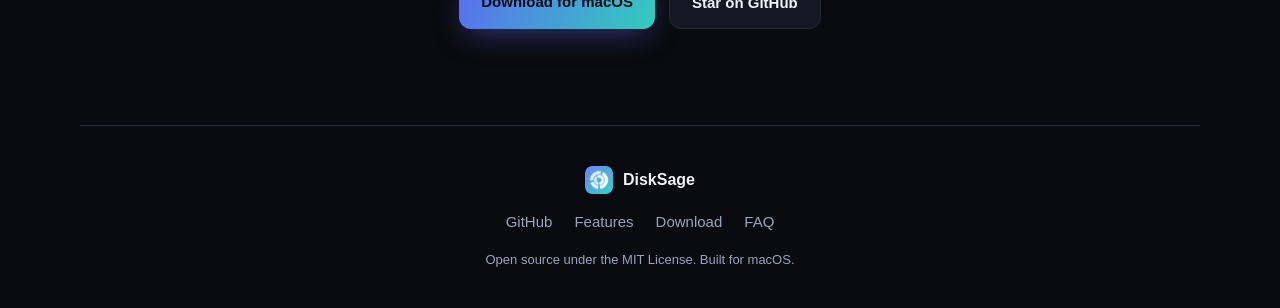
<file: website/index.html>
<!DOCTYPE html>
<html lang="en">
<head>
<meta charset="UTF-8">
<meta name="viewport" content="width=device-width, initial-scale=1.0">
<title>DiskSage — the open-source disk cleaner that knows what's safe to delete</title>
<meta name="description" content="A native macOS disk visualizer with a built-in advisor that tells you what's safe junk, what to review, and what to never touch. Finds duplicates and hidden app caches. Free &amp; open source.">
<link rel="icon" type="image/png" href="assets/favicon.png">
<meta property="og:title" content="DiskSage — know what's safe to delete">
<meta property="og:description" content="A beautiful sunburst map of your Mac's disk, plus an advisor that rates every folder Safe, Review, or Keep. Finds duplicates and hidden caches. Free &amp; open source.">
<meta property="og:image" content="assets/icon.png">
<meta property="og:type" content="website">
<link rel="stylesheet" href="styles.css">
</head>
<body>

<header class="nav" id="nav">
  <a class="brand" href="#top">
    <img src="assets/icon.png" alt="" width="32" height="32">
    <span>DiskSage</span>
  </a>
  <nav class="nav-links">
    <a href="#peek">Screenshots</a>
    <a href="#why">Why it's better</a>
    <a href="#features">Features</a>
    <a href="#pricing">Download</a>
    <a class="ghost" href="https://github.com/stealthdev-labs/disksage">GitHub</a>
  </nav>
</header>

<main id="top">

  <!-- HERO -->
  <section class="hero">
    <div class="hero-copy" data-reveal>
      <p class="eyebrow">Open source · Native macOS 14+</p>
      <h1>Know what's <span class="grad">safe to delete</span>.</h1>
      <p class="lede">
        DiskSage maps your disk as a beautiful sunburst — then goes further than
        any other cleaner: it tells you in plain language what's regenerable junk,
        what to review, and what to never touch.
      </p>
      <div class="cta-row">
        <a class="btn primary" href="https://github.com/stealthdev-labs/disksage/releases/latest/download/DiskSage-macOS.zip">Download for macOS — free</a>
        <a class="btn" href="https://github.com/stealthdev-labs/disksage">Build from source</a>
      </div>
      <p class="reassure">Everything goes to the Trash, never a hard delete. 100% offline. No account.</p>
    </div>

    <!-- Faux app window: Explore -->
    <div class="hero-art" data-reveal style="--d:120ms">
      <div class="window tilt" aria-hidden="true">
        <div class="window-bar">
          <div class="traffic"><i></i><i></i><i></i></div>
          <div class="seg">
            <button class="on">Explore</button>
            <button>Biggest</button>
            <button>Clean&nbsp;up</button>
          </div>
          <div class="wintools">
            <svg viewBox="0 0 24 24" class="ti"><path d="M4 12a8 8 0 1 1 2.3 5.6M4 12V7m0 5h5" fill="none" stroke="currentColor" stroke-width="2" stroke-linecap="round" stroke-linejoin="round"/></svg>
          </div>
        </div>
        <div class="window-body explore-body">
          <div class="explore-main">
            <div class="crumb"><b>Macintosh&nbsp;HD</b><span>›</span>you<span>›</span>Library</div>
            <div class="sunburst">
              <div class="ring ring-outer"></div>
              <div class="ring ring-inner"></div>
              <div class="hole">
                <span class="hole-size">487&nbsp;GB</span>
                <span class="hole-label">Macintosh&nbsp;HD</span>
              </div>
            </div>
            <div class="app-legend">
              <span><i style="--c:#e65773"></i>Video</span>
              <span><i style="--c:#5c94eb"></i>Code</span>
              <span><i style="--c:#5cb88c"></i>Images</span>
              <span><i style="--c:#a87ddb"></i>Archives</span>
              <span><i style="--c:#f29b40"></i>Audio</span>
            </div>
          </div>
          <aside class="inspector">
            <div class="insp-head">
              <span class="fi" style="--c:#6b7280">
                <svg viewBox="0 0 24 24"><path d="M3 7a2 2 0 0 1 2-2h4l2 2h8a2 2 0 0 1 2 2v8a2 2 0 0 1-2 2H5a2 2 0 0 1-2-2z" fill="currentColor"/></svg>
              </span>
              Caches
            </div>
            <div class="insp-size">8.1&nbsp;GB<em>34% of Library</em></div>
            <div class="verdict-card safe">
              <span class="pill safe"><b></b>Safe to delete</span>
              <p>Per-app caches under ~/Library/Caches. Apps recreate them on demand.</p>
            </div>
            <div class="insp-meta">
              <div><span>Path</span>~/Library/Caches</div>
              <div><span>Contains</span>42,108 files</div>
              <div><span>Modified</span>Today · 2h ago</div>
            </div>
            <div class="insp-actions">
              <button>Reveal</button>
              <button class="danger">Move to Trash</button>
            </div>
          </aside>
        </div>
      </div>
    </div>
  </section>

  <!-- TRUST STRIP -->
  <div class="strip">
    <div class="strip-inner">
      <div class="stat"><b>3</b><span>verdicts on every folder</span></div>
      <div class="stat"><b>25+</b><span>smart cleanup categories</span></div>
      <div class="stat"><b>0</b><span>network calls, ever</span></div>
      <div class="stat"><b>$0</b><span>free &amp; open source</span></div>
    </div>
  </div>

  <!-- VERDICTS -->
  <section id="advisor" class="verdicts">
    <h2 data-reveal>An advisor, not just a chart</h2>
    <p class="section-sub" data-reveal>
      Every folder DiskSage finds gets one of three verdicts from a local rules
      engine — deterministic, auditable, and completely offline. No cloud, no
      guessing, no sending your filenames anywhere.
    </p>
    <div class="verdict-grid">
      <article class="verdict safe" data-reveal>
        <div class="dot"></div>
        <h3>Safe to delete</h3>
        <p>Regenerable junk — caches, build artifacts, logs. Apps rebuild it on demand. Clear it without a second thought.</p>
      </article>
      <article class="verdict review" data-reveal style="--d:70ms">
        <div class="dot"></div>
        <h3>Review first</h3>
        <p><code>node_modules</code>, old iOS backups, Docker, duplicates. Deletable, but might hold something you want. DiskSage flags it so you decide.</p>
      </article>
      <article class="verdict keep" data-reveal style="--d:140ms">
        <div class="dot"></div>
        <h3>Keep</h3>
        <p>System files, app bundles, keychains, your own documents. DiskSage will never suggest deleting these — and auto-clean never touches them.</p>
      </article>
    </div>
  </section>

  <!-- PEEK INSIDE -->
  <section id="peek" class="peek">
    <h2 data-reveal>A look inside</h2>
    <p class="section-sub" data-reveal>Three views, one job: see where your space went, then reclaim it — safely.</p>

    <div class="shot-row">
      <!-- Clean up shot -->
      <figure class="shot" data-reveal>
        <div class="window">
          <div class="window-bar">
            <div class="traffic"><i></i><i></i><i></i></div>
            <div class="seg"><button>Explore</button><button>Biggest</button><button class="on">Clean&nbsp;up</button></div>
            <div class="wintools"></div>
          </div>
          <div class="window-body cleanup-body">
            <div class="summary-bar">
              <div class="sum-text">
                <b>Reclaim up to 31.6&nbsp;GB</b>
                <span>18 suggestions · 9.8&nbsp;GB selected</span>
              </div>
              <div class="sum-actions">
                <button>Select safe</button>
                <button class="prim">Clean Selected</button>
              </div>
            </div>
            <div class="sugg-list">
              <div class="sugg">
                <span class="chk"></span>
                <span class="ci" style="--c:#f2b53a"><svg viewBox="0 0 24 24"><path d="M4 6h16v12H4z" fill="none" stroke="currentColor" stroke-width="2"/><path d="M4 10h16" stroke="currentColor" stroke-width="2"/></svg></span>
                <div class="sugg-txt"><div class="sugg-top">Telegram — temporary files <span class="pill review mini"><b></b>Review</span></div><div class="sugg-sub">App-sandbox temp data — videos the app re-downloads on demand.</div></div>
                <div class="sugg-size">12.4&nbsp;GB</div>
              </div>
              <div class="sugg on">
                <span class="chk on"></span>
                <span class="ci" style="--c:#4ec77a"><svg viewBox="0 0 24 24"><path d="M14 4l6 6-9 9-6 1 1-6z" fill="currentColor"/></svg></span>
                <div class="sugg-txt"><div class="sugg-top">Xcode DerivedData <span class="pill safe mini"><b></b>Safe</span></div><div class="sugg-sub">Build intermediates and indexes. Xcode rebuilds them next build.</div></div>
                <div class="sugg-size">6.3&nbsp;GB</div>
              </div>
              <div class="sugg">
                <span class="chk"></span>
                <span class="ci" style="--c:#f2b53a"><svg viewBox="0 0 24 24"><path d="M4 6h16v12H4z" fill="none" stroke="currentColor" stroke-width="2"/><circle cx="8" cy="12" r="1.4" fill="currentColor"/></svg></span>
                <div class="sugg-txt"><div class="sugg-top">App Container Caches — Discord <span class="pill review mini"><b></b>Review</span></div><div class="sugg-sub">Chromium GPU &amp; code caches inside the app sandbox.</div></div>
                <div class="sugg-size">2.1&nbsp;GB</div>
              </div>
              <div class="sugg">
                <span class="chk"></span>
                <span class="ci" style="--c:#f2b53a"><svg viewBox="0 0 24 24"><path d="M8 8h10v12H8z" fill="none" stroke="currentColor" stroke-width="2"/><path d="M6 4h10v2H6zM6 4v12" fill="none" stroke="currentColor" stroke-width="2"/></svg></span>
                <div class="sugg-txt"><div class="sugg-top">2× model.pth <span class="pill review mini"><b></b>Review</span></div><div class="sugg-sub">Identical copies (1.74&nbsp;GB each). Keep one, free the rest.</div></div>
                <div class="sugg-size">1.74&nbsp;GB</div>
              </div>
              <div class="sugg">
                <span class="chk"></span>
                <span class="ci" style="--c:#f2b53a"><svg viewBox="0 0 24 24"><circle cx="12" cy="12" r="8" fill="none" stroke="currentColor" stroke-width="2"/><path d="M12 8v4l3 2" fill="none" stroke="currentColor" stroke-width="2" stroke-linecap="round"/></svg></span>
                <div class="sugg-txt"><div class="sugg-top">Old, Large Files — render-final.mov <span class="pill review mini"><b></b>Review</span></div><div class="sugg-sub">Untouched for 2y · in ~/Movies.</div></div>
                <div class="sugg-size">1.2&nbsp;GB</div>
              </div>
            </div>
          </div>
        </div>
        <figcaption>Clean up — grouped, explained, one click to reclaim.</figcaption>
      </figure>

      <!-- Biggest files shot -->
      <figure class="shot" data-reveal style="--d:90ms">
        <div class="window">
          <div class="window-bar">
            <div class="traffic"><i></i><i></i><i></i></div>
            <div class="seg"><button>Explore</button><button class="on">Biggest</button><button>Clean&nbsp;up</button></div>
            <div class="wintools"></div>
          </div>
          <div class="window-body big-body">
            <div class="big-head"><b>Biggest files</b><span>200 largest · 96.4&nbsp;GB total</span></div>
            <div class="file-row"><span class="ci" style="--c:#e65773"><svg viewBox="0 0 24 24"><path d="M4 5h16v14H4z" fill="none" stroke="currentColor" stroke-width="2"/><path d="M10 9l5 3-5 3z" fill="currentColor"/></svg></span><div class="fr-txt"><b>claudevm.bundle</b><span>~/Library/Application Support · 2mo ago</span></div><div class="fr-size">9.7&nbsp;GB</div></div>
            <div class="file-row"><span class="ci" style="--c:#5c94eb"><svg viewBox="0 0 24 24"><path d="M6 4h9l5 5v11H6z" fill="none" stroke="currentColor" stroke-width="2"/></svg></span><div class="fr-txt"><b>weights.bin</b><span>~/…/Google/Chrome · 3w ago</span></div><div class="fr-size">4.0&nbsp;GB</div></div>
            <div class="file-row"><span class="ci" style="--c:#5cb88c"><svg viewBox="0 0 24 24"><path d="M6 4h9l5 5v11H6z" fill="none" stroke="currentColor" stroke-width="2"/></svg></span><div class="fr-txt"><b>db_sqlite</b><span>~/…/Telegram · today</span></div><div class="fr-size">3.9&nbsp;GB</div></div>
            <div class="file-row"><span class="ci" style="--c:#a87ddb"><svg viewBox="0 0 24 24"><path d="M6 4h9l5 5v11H6z" fill="none" stroke="currentColor" stroke-width="2"/></svg></span><div class="fr-txt"><b>model.pth</b><span>~/Documents/Codex · 1mo ago</span></div><div class="fr-size">1.74&nbsp;GB</div></div>
            <div class="file-row"><span class="ci" style="--c:#e65773"><svg viewBox="0 0 24 24"><path d="M4 5h16v14H4z" fill="none" stroke="currentColor" stroke-width="2"/><path d="M10 9l5 3-5 3z" fill="currentColor"/></svg></span><div class="fr-txt"><b>lecture-04.mp4</b><span>~/Downloads · 8mo ago</span></div><div class="fr-size">1.3&nbsp;GB</div></div>
          </div>
        </div>
        <figcaption>Biggest — the single fastest way to spot a space hog.</figcaption>
      </figure>
    </div>
  </section>

  <!-- WHY BETTER -->
  <section id="why" class="why">
    <h2 data-reveal>Why DiskSage, not “that other cleaner”</h2>
    <p class="section-sub" data-reveal>Most cleaners show a pretty chart <em>or</em> delete things for you. DiskSage adds the part that matters — judgement — and finds the space others miss.</p>
    <div class="cmp" data-reveal>
      <div class="cmp-row cmp-head">
        <div>What matters</div>
        <div class="them">Typical cleaners</div>
        <div class="us">DiskSage</div>
      </div>
      <div class="cmp-row">
        <div>Tells you <em>why</em> something is safe</div>
        <div class="them"><span class="x">—</span> a list, no context</div>
        <div class="us"><span class="ok"></span> plain-language verdict on every item</div>
      </div>
      <div class="cmp-row">
        <div>Finds hidden app-container caches</div>
        <div class="them"><span class="x">—</span> misses sandbox <code>tmp</code></div>
        <div class="us"><span class="ok"></span> catches Telegram, Discord, Electron caches</div>
      </div>
      <div class="cmp-row">
        <div>Duplicate-file finder</div>
        <div class="them"><span class="x">—</span> rare or paid add-on</div>
        <div class="us"><span class="ok"></span> byte-for-byte, built in</div>
      </div>
      <div class="cmp-row">
        <div>Can it lose your data?</div>
        <div class="them"><span class="x">!</span> some hard-delete</div>
        <div class="us"><span class="ok"></span> Trash only — always reversible</div>
      </div>
      <div class="cmp-row">
        <div>Open source &amp; offline</div>
        <div class="them"><span class="x">—</span> closed, phones home</div>
        <div class="us"><span class="ok"></span> MIT, zero network calls</div>
      </div>
      <div class="cmp-row">
        <div>Price</div>
        <div class="them"><span class="x">$</span> $30–90 / year</div>
        <div class="us"><span class="ok"></span> $5 once — or free from source</div>
      </div>
    </div>
  </section>

  <!-- FEATURES -->
  <section id="features" class="features">
    <h2 data-reveal>Built to reclaim space, safely</h2>
    <div class="feature-grid">
      <article class="feature" data-reveal>
        <div class="ficon">◎</div>
        <h3>Interactive sunburst</h3>
        <p>A radial map of your disk à la DaisyDisk. Click a ring to drill in, the center to step back. Color by file type or by delete-safety.</p>
      </article>
      <article class="feature" data-reveal style="--d:60ms">
        <div class="ficon">⧉</div>
        <h3>Duplicate finder</h3>
        <p>Byte-for-byte identical copies — same model downloaded twice, the same video in two folders — grouped so you can keep one and free the rest.</p>
      </article>
      <article class="feature" data-reveal style="--d:120ms">
        <div class="ficon">▤</div>
        <h3>Biggest files, instantly</h3>
        <p>A flat, ranked list of your largest individual files with age and a safety verdict. The fastest path to a quick win.</p>
      </article>
      <article class="feature" data-reveal>
        <div class="ficon">◳</div>
        <h3>Hidden cache detection</h3>
        <p>Finds the regenerable piles other tools miss — app-sandbox <code>tmp</code>, Chromium/Electron caches inside Discord, Slack, VS Code and more.</p>
      </article>
      <article class="feature" data-reveal style="--d:60ms">
        <div class="ficon">⏲</div>
        <h3>Old, large files</h3>
        <p>Big personal files you haven't touched in months — old exports, installers, disk images — flagged for review (never auto-deleted).</p>
      </article>
      <article class="feature" data-reveal style="--d:120ms">
        <div class="ficon">↺</div>
        <h3>Reversible by design</h3>
        <p>DiskSage never hard-deletes. Everything it removes goes to the Trash, so any mistake is one ⌘Z away.</p>
      </article>
      <article class="feature" data-reveal>
        <div class="ficon">⏱</div>
        <h3>Scheduled auto-clean <span class="pro">Pro</span></h3>
        <p>Hands-off sweeps of regenerable junk every few hours. Only ever touches items rated <strong>Safe</strong> — never your data.</p>
      </article>
      <article class="feature" data-reveal style="--d:60ms">
        <div class="ficon">🔒</div>
        <h3>Private &amp; offline</h3>
        <p>No network calls, no telemetry, no account. The advisor ships inside the app. Your disk stays your business.</p>
      </article>
      <article class="feature" data-reveal style="--d:120ms">
        <div class="ficon">&lt;/&gt;</div>
        <h3>Fully open source</h3>
        <p>The entire app — including auto-clean — is on GitHub under MIT. Read every safety rule. Disagree? Send a one-line PR.</p>
      </article>
    </div>
  </section>

  <!-- HOW THE ADVISOR WORKS -->
  <section class="how">
    <div class="how-inner" data-reveal>
      <h2>The advisor is plain Swift, not a black box</h2>
      <p class="section-sub">It's curated knowledge of the macOS filesystem — path rules and a few heuristics — that ships inside the binary. Deterministic, auditable, offline.</p>
      <div class="how-grid">
        <div class="how-card"><b>Deterministic</b><p>The same folder always gets the same verdict. No surprises, no model drift.</p></div>
        <div class="how-card"><b>Auditable</b><p>Every rule is readable Swift in <code>SafetyEngine.swift</code>. Challenge one with a PR.</p></div>
        <div class="how-card"><b>Offline</b><p>Your filenames never leave your Mac. There's nothing to send anywhere.</p></div>
      </div>
    </div>
  </section>

  <!-- DOWNLOAD / SUPPORT -->
  <section id="pricing" class="pricing">
    <h2 data-reveal>Free. Open source. Yours.</h2>
    <p class="section-sub" data-reveal>Every feature — including auto-clean — is free under the MIT license. Grab the prebuilt app, or build it yourself. If it helped, support is welcome but never required.</p>
    <div class="price-grid">
      <article class="plan featured" data-reveal>
        <div class="badge">Recommended</div>
        <h3>Download</h3>
        <p class="price">Free</p>
        <ul>
          <li>Prebuilt DiskSage.app for macOS 14+</li>
          <li>Every feature, including auto-clean</li>
          <li>No account, no telemetry</li>
          <li>Updates via GitHub Releases</li>
        </ul>
        <a class="btn primary" href="https://github.com/stealthdev-labs/disksage/releases/latest/download/DiskSage-macOS.zip">Download for macOS</a>
        <p class="fine">Ad-hoc signed — right-click → Open on first launch.</p>
      </article>
      <article class="plan" data-reveal style="--d:80ms">
        <h3>Build from source</h3>
        <p class="price">Free</p>
        <ul>
          <li>The complete app, every feature</li>
          <li>Read &amp; audit every safety rule</li>
          <li>MIT licensed, hack away</li>
          <li>Only needs Xcode Command Line Tools</li>
        </ul>
        <a class="btn" href="https://github.com/stealthdev-labs/disksage">Get the code</a>
        <p class="fine"><code>swift run</code> — that's it.</p>
      </article>
    </div>
    <div class="support" id="support" data-reveal>
      <h3>Like it? Support development</h3>
      <p>DiskSage is built in the open and given away for free. Donations are optional and simply fund the work — nothing is gated behind them.</p>
      <a class="btn" href="https://github.com/stealthdev-labs/disksage#support">Support DiskSage</a>
    </div>
  </section>

  <!-- FAQ -->
  <section id="faq" class="faq">
    <h2 data-reveal>Questions</h2>
    <div class="faq-grid">
      <details data-reveal>
        <summary>Is the “AI” actually a cloud model?</summary>
        <p>No. DiskSage's advisor is a local rules engine — curated knowledge of the macOS filesystem written in plain Swift. It's deterministic and runs entirely offline. You can read every rule in <code>SafetyEngine.swift</code>.</p>
      </details>
      <details data-reveal>
        <summary>How does the duplicate finder work?</summary>
        <p>It groups files by exact size, then SHA-256 hashes the candidates that collide — so matches are byte-for-byte certain, not guesses. It keeps one copy and offers the rest. Your files, so it only ever flags them for review.</p>
      </details>
      <details data-reveal>
        <summary>Is it really free?</summary>
        <p>Yes — every feature, including auto-clean, under the MIT license. Download the prebuilt app or build from source; there's no paywall and no account. If it saved you space, donations are welcome but never required.</p>
      </details>
      <details data-reveal>
        <summary>Can it delete something important by accident?</summary>
        <p>DiskSage never hard-deletes — everything goes to the Trash, recoverable until you empty it. It also rates risky items “Review” or “Keep” and never auto-cleans anything but “Safe” junk.</p>
      </details>
      <details data-reveal>
        <summary>What does auto-clean actually remove?</summary>
        <p>Only regenerable junk in <code>~/Library/Caches</code>, <code>~/Library/Logs</code>, and Xcode's DerivedData — and only items rated Safe. It runs on launch and every 6 hours, always to the Trash.</p>
      </details>
      <details data-reveal>
        <summary>What are the requirements?</summary>
        <p>macOS 14 (Sonoma) or later. To scan and clean protected folders, grant Full Disk Access in System Settings → Privacy &amp; Security.</p>
      </details>
    </div>
  </section>

  <section class="closer">
    <div data-reveal>
      <h2>Reclaim your disk — without the anxiety.</h2>
      <div class="cta-row center">
        <a class="btn primary" href="https://github.com/stealthdev-labs/disksage/releases/latest/download/DiskSage-macOS.zip">Download for macOS</a>
        <a class="btn" href="https://github.com/stealthdev-labs/disksage">Star on GitHub</a>
      </div>
    </div>
  </section>

</main>

<footer class="footer">
  <div class="foot-brand">
    <img src="assets/icon.png" alt="" width="28" height="28">
    <span>DiskSage</span>
  </div>
  <nav>
    <a href="https://github.com/stealthdev-labs/disksage">GitHub</a>
    <a href="#features">Features</a>
    <a href="#pricing">Download</a>
    <a href="#faq">FAQ</a>
  </nav>
  <p class="copy">Open source under the MIT License. Built for macOS.</p>
</footer>

<script src="main.js"></script>
</body>
</html>
</file>
<file: docs/styles.css>
:root {
  --brand-start: #5b6bf2;
  --brand-end:   #33ccbd;
  --bg:        #0a0b10;
  --bg-2:      #11131b;
  --card:      #151823;
  --card-2:    #1a1f2c;
  --line:      #262b3a;
  --text:      #eef1f8;
  --muted:     #9aa3b8;
  --faint:     #6b7488;
  --safe:   #4ec77a;
  --review: #f2b53a;
  --keep:   #e6555c;
  --radius: 16px;
  --maxw: 1120px;
  --ease: cubic-bezier(.22, 1, .36, 1);
}

* { box-sizing: border-box; margin: 0; padding: 0; }

html { scroll-behavior: smooth; }

body {
  font-family: -apple-system, BlinkMacSystemFont, "SF Pro Text", "Segoe UI", Roboto, Helvetica, Arial, sans-serif;
  background:
    radial-gradient(1200px 700px at 78% -8%, rgba(51,204,189,.10), transparent 60%),
    radial-gradient(1100px 650px at 10% 0%, rgba(91,107,242,.14), transparent 55%),
    var(--bg);
  color: var(--text);
  line-height: 1.6;
  -webkit-font-smoothing: antialiased;
  overflow-x: hidden;
}

a { color: inherit; text-decoration: none; }
h1, h2, h3 { line-height: 1.15; letter-spacing: -0.02em; }
section { padding: 96px 24px; max-width: var(--maxw); margin: 0 auto; }

.grad {
  background: linear-gradient(120deg, var(--brand-start), var(--brand-end));
  -webkit-background-clip: text; background-clip: text; color: transparent;
}

/* ---------- SCROLL REVEAL ---------- */
[data-reveal] {
  opacity: 0; transform: translateY(18px);
  transition: opacity .6s var(--ease), transform .6s var(--ease);
  transition-delay: var(--d, 0ms);
}
[data-reveal].in { opacity: 1; transform: none; }

/* ---------- NAV ---------- */
.nav {
  position: sticky; top: 0; z-index: 50;
  display: flex; align-items: center; justify-content: space-between;
  padding: 16px 24px; max-width: var(--maxw); margin: 0 auto;
  backdrop-filter: saturate(150%) blur(12px);
  transition: box-shadow .25s ease;
}
.nav::before {
  content: ""; position: absolute; inset: 0;
  background: rgba(10, 11, 16, 0.55);
  border-bottom: 1px solid transparent; z-index: -1;
  transition: background .25s ease, border-color .25s ease;
}
.nav.scrolled::before { background: rgba(10, 11, 16, 0.9); border-bottom-color: var(--line); }
.nav.scrolled { box-shadow: 0 10px 30px -16px rgba(0,0,0,.7); }
.brand { display: flex; align-items: center; gap: 10px; font-weight: 700; font-size: 18px; }
.brand img { border-radius: 8px; }
.nav-links { display: flex; align-items: center; gap: 26px; font-size: 15px; }
.nav-links a { color: var(--muted); transition: color .15s; }
.nav-links a:hover { color: var(--text); }
.nav-links a.ghost { color: var(--text); border: 1px solid var(--line); padding: 7px 14px; border-radius: 10px; transition: border-color .15s; }
.nav-links a.ghost:hover { border-color: var(--brand-start); }

/* ---------- BUTTONS ---------- */
.btn {
  display: inline-block; padding: 13px 22px; border-radius: 12px;
  font-weight: 600; font-size: 15px; border: 1px solid var(--line);
  background: var(--card);
  transition: transform .14s var(--ease), border-color .15s, box-shadow .2s, background .15s;
}
.btn:hover { transform: translateY(-2px); border-color: #38405a; }
.btn:active { transform: translateY(0) scale(.98); }
.btn.primary {
  background: linear-gradient(120deg, var(--brand-start), var(--brand-end));
  border: none; color: #0a0b10; font-weight: 700;
  box-shadow: 0 10px 30px -8px rgba(91,107,242,.5);
}
.btn.primary:hover { box-shadow: 0 16px 40px -8px rgba(51,204,189,.55); }
.cta-row { display: flex; gap: 14px; flex-wrap: wrap; margin-top: 28px; }
.cta-row.center { justify-content: center; }

/* ---------- HERO ---------- */
.hero {
  display: grid; grid-template-columns: 1.02fr 1.05fr; gap: 52px;
  align-items: center; padding-top: 72px; padding-bottom: 64px;
}
.eyebrow { text-transform: uppercase; letter-spacing: .14em; font-size: 12.5px; color: var(--brand-end); font-weight: 700; margin-bottom: 18px; }
.hero h1 { font-size: clamp(40px, 6vw, 66px); font-weight: 800; }
.lede { color: var(--muted); font-size: 19px; margin-top: 22px; max-width: 40ch; }
.reassure { color: var(--muted); font-size: 14px; margin-top: 18px; }
.hero-art { perspective: 1500px; }

/* ---------- APP WINDOW (faux screenshots) ---------- */
.window {
  background: var(--card); border: 1px solid var(--line); border-radius: 14px;
  overflow: hidden;
  box-shadow: 0 50px 90px -34px rgba(0,0,0,.75), inset 0 1px 0 rgba(255,255,255,.04);
}
.window.tilt {
  transform: rotateX(5deg) rotateY(-8deg) rotate(.3deg);
  transform-style: preserve-3d; transition: transform .6s var(--ease);
}
@media (hover: hover) { .window.tilt:hover { transform: rotateX(0) rotateY(0); } }
.window-bar {
  display: flex; align-items: center; gap: 14px; padding: 11px 14px;
  background: linear-gradient(180deg, #1d2130, #161a25); border-bottom: 1px solid var(--line);
}
.traffic { display: flex; gap: 8px; }
.traffic i { width: 12px; height: 12px; border-radius: 50%; background: #3a4151; }
.traffic i:nth-child(1) { background: #ff5f57; }
.traffic i:nth-child(2) { background: #febc2e; }
.traffic i:nth-child(3) { background: #28c840; }
.seg { display: flex; gap: 2px; margin: 0 auto; background: #0e1320; border: 1px solid var(--line); border-radius: 9px; padding: 3px; }
.seg button { font: inherit; font-size: 13px; font-weight: 600; color: var(--muted); background: transparent; border: 0; padding: 5px 14px; border-radius: 7px; cursor: default; }
.seg button.on { background: linear-gradient(120deg, var(--brand-start), var(--brand-end)); color: #0a0b10; }
.wintools { width: 38px; display: flex; justify-content: flex-end; color: var(--muted); }
.wintools .ti { width: 18px; height: 18px; }
.window-body { background: var(--bg-2); }

/* Explore */
.explore-body { display: grid; grid-template-columns: 1fr 224px; min-height: 312px; }
.explore-main { padding: 14px 16px 16px; display: flex; flex-direction: column; align-items: center; gap: 12px; }
.crumb { align-self: flex-start; font-size: 12px; color: var(--muted); display: flex; gap: 6px; align-items: center; }
.crumb b { color: var(--text); } .crumb span { color: var(--faint); }
.app-legend { display: flex; flex-wrap: wrap; gap: 12px; justify-content: center; font-size: 11.5px; color: var(--muted); }
.app-legend span { display: inline-flex; align-items: center; }
.app-legend i { width: 9px; height: 9px; border-radius: 2px; background: var(--c); display: inline-block; margin-right: 5px; }
.inspector { border-left: 1px solid var(--line); padding: 15px; background: var(--bg); display: flex; flex-direction: column; gap: 11px; }
.insp-head { display: flex; align-items: center; gap: 9px; font-weight: 600; font-size: 15px; }
.fi { width: 22px; height: 22px; color: var(--c); display: inline-grid; place-items: center; }
.fi svg { width: 22px; height: 22px; }
.insp-size { font-size: 24px; font-weight: 800; letter-spacing: -.02em; }
.insp-size em { display: block; font-style: normal; font-size: 12px; color: var(--muted); font-weight: 500; margin-top: 2px; }
.verdict-card { border-radius: 10px; padding: 11px 12px; font-size: 12.5px; }
.verdict-card.safe { background: rgba(78,199,122,.09); border: 1px solid rgba(78,199,122,.3); }
.verdict-card p { color: var(--muted); margin-top: 7px; line-height: 1.45; }
.insp-meta { font-size: 11.5px; color: var(--muted); display: flex; flex-direction: column; gap: 5px; }
.insp-meta div { display: flex; justify-content: space-between; gap: 10px; }
.insp-meta span { color: var(--faint); }
.insp-actions { display: flex; gap: 8px; margin-top: auto; padding-top: 4px; }
.insp-actions button { flex: 1; font: inherit; font-size: 12px; font-weight: 600; padding: 7px; border-radius: 8px; background: var(--card-2); border: 1px solid var(--line); color: var(--text); }
.insp-actions .danger { color: var(--keep); border-color: rgba(230,85,92,.4); }

/* Pills */
.pill { display: inline-flex; align-items: center; gap: 6px; font-size: 12px; font-weight: 700; padding: 3px 9px; border-radius: 999px; white-space: nowrap; }
.pill b { width: 7px; height: 7px; border-radius: 50%; display: inline-block; }
.pill.safe { color: var(--safe); background: rgba(78,199,122,.14); } .pill.safe b { background: var(--safe); }
.pill.review { color: var(--review); background: rgba(242,181,58,.14); } .pill.review b { background: var(--review); }
.pill.keep { color: var(--keep); background: rgba(230,85,92,.14); } .pill.keep b { background: var(--keep); }
.pill.mini { font-size: 10.5px; padding: 2px 7px; }

/* Cleanup */
.summary-bar { display: flex; align-items: center; justify-content: space-between; gap: 12px; padding: 14px 16px; border-bottom: 1px solid var(--line); }
.sum-text b { font-size: 17px; font-weight: 800; display: block; }
.sum-text span { font-size: 12px; color: var(--muted); }
.sum-actions { display: flex; gap: 8px; }
.sum-actions button { font: inherit; font-size: 12.5px; font-weight: 600; padding: 7px 12px; border-radius: 8px; background: var(--card-2); border: 1px solid var(--line); color: var(--text); }
.sum-actions .prim { background: linear-gradient(120deg, var(--brand-start), var(--brand-end)); color: #0a0b10; border: 0; }
.sugg { display: flex; align-items: center; gap: 12px; padding: 11px 16px; border-bottom: 1px solid rgba(38,43,58,.5); }
.sugg.on { background: rgba(91,107,242,.06); }
.chk { width: 18px; height: 18px; border-radius: 50%; border: 2px solid #444c61; flex: none; position: relative; }
.chk.on { border-color: var(--brand-start); background: var(--brand-start); }
.chk.on::after { content: "✓"; position: absolute; inset: 0; display: grid; place-items: center; color: #fff; font-size: 11px; font-weight: 900; }
.ci { width: 30px; height: 30px; border-radius: 8px; flex: none; display: grid; place-items: center; color: var(--c); background: color-mix(in srgb, var(--c) 16%, transparent); }
.ci svg { width: 17px; height: 17px; }
.sugg-txt { flex: 1; min-width: 0; }
.sugg-top { display: flex; align-items: center; gap: 8px; font-weight: 600; font-size: 13.5px; }
.sugg-sub { font-size: 11.5px; color: var(--muted); white-space: nowrap; overflow: hidden; text-overflow: ellipsis; }
.sugg-size { font-weight: 700; font-size: 13.5px; font-variant-numeric: tabular-nums; }

/* Biggest */
.big-body { padding: 4px 0 8px; }
.big-head { display: flex; align-items: baseline; justify-content: space-between; padding: 12px 16px 8px; }
.big-head b { font-size: 16px; font-weight: 800; }
.big-head span { font-size: 12px; color: var(--muted); }
.file-row { display: flex; align-items: center; gap: 12px; padding: 9px 16px; border-top: 1px solid rgba(38,43,58,.5); }
.fr-txt { flex: 1; min-width: 0; }
.fr-txt b { font-size: 13.5px; font-weight: 600; display: block; }
.fr-txt span { font-size: 11.5px; color: var(--muted); }
.fr-size { font-weight: 700; font-size: 13.5px; font-variant-numeric: tabular-nums; }

/* ---------- SUNBURST ---------- */
.sunburst { position: relative; width: 218px; height: 218px; filter: drop-shadow(0 22px 44px rgba(0,0,0,.5)); }
.ring { position: absolute; border-radius: 50%; }
.ring-outer {
  inset: 0;
  background: conic-gradient(#e65773 0 21%, #5c94eb 21% 39%, #5cb88c 39% 55%, #a87ddb 55% 68%, #f29b40 68% 81%, #4da8c7 81% 100%);
  -webkit-mask: radial-gradient(circle at center, transparent 0 62%, #000 63% 100%);
          mask: radial-gradient(circle at center, transparent 0 62%, #000 63% 100%);
  animation: spin 120s linear infinite;
}
.ring-inner {
  inset: 46px;
  background: conic-gradient(#5c94eb 0 30%, #5cb88c 30% 52%, #e65773 52% 70%, #a87ddb 70% 86%, #f29b40 86% 100%);
  -webkit-mask: radial-gradient(circle at center, transparent 0 50%, #000 51% 100%);
          mask: radial-gradient(circle at center, transparent 0 50%, #000 51% 100%);
  animation: spin 80s linear infinite reverse;
}
@keyframes spin { to { transform: rotate(360deg); } }
.hole {
  position: absolute; inset: 74px; border-radius: 50%;
  background: radial-gradient(circle at 50% 35%, #1c2030, #0d0f17);
  border: 1px solid var(--line);
  display: flex; flex-direction: column; align-items: center; justify-content: center;
  box-shadow: inset 0 1px 0 rgba(255,255,255,.06);
}
.hole-size { font-size: 19px; font-weight: 800; letter-spacing: -.02em; }
.hole-label { font-size: 10.5px; color: var(--muted); margin-top: 1px; }

/* ---------- STRIP ---------- */
.strip { border-top: 1px solid var(--line); border-bottom: 1px solid var(--line); background: rgba(17,19,27,.6); }
.strip-inner { max-width: var(--maxw); margin: 0 auto; display: grid; grid-template-columns: repeat(4, 1fr); gap: 20px; padding: 30px 24px; }
.stat { text-align: center; }
.stat b { font-size: 30px; font-weight: 800; display: block; background: linear-gradient(120deg, var(--brand-start), var(--brand-end)); -webkit-background-clip: text; background-clip: text; color: transparent; }
.stat span { font-size: 13px; color: var(--muted); }

/* ---------- SECTION HEADERS ---------- */
h2 { font-size: clamp(28px, 4vw, 40px); font-weight: 800; text-align: center; }
.section-sub { color: var(--muted); text-align: center; max-width: 62ch; margin: 16px auto 0; font-size: 17px; }

/* ---------- VERDICTS ---------- */
.verdict-grid { display: grid; grid-template-columns: repeat(3, 1fr); gap: 20px; margin-top: 48px; }
.verdict { background: var(--card); border: 1px solid var(--line); border-radius: var(--radius); padding: 28px; position: relative; overflow: hidden; transition: transform .18s var(--ease), border-color .18s; }
.verdict:hover { transform: translateY(-4px); }
.verdict .dot { width: 14px; height: 14px; border-radius: 50%; margin-bottom: 16px; }
.verdict h3 { font-size: 20px; margin-bottom: 8px; }
.verdict p { color: var(--muted); font-size: 15.5px; }
.verdict.safe { box-shadow: inset 3px 0 0 var(--safe); } .verdict.safe .dot { background: var(--safe); box-shadow: 0 0 16px var(--safe); }
.verdict.review { box-shadow: inset 3px 0 0 var(--review); } .verdict.review .dot { background: var(--review); box-shadow: 0 0 16px var(--review); }
.verdict.keep { box-shadow: inset 3px 0 0 var(--keep); } .verdict.keep .dot { background: var(--keep); box-shadow: 0 0 16px var(--keep); }
.verdict code, .us code, .them code, details code { background: rgba(255,255,255,.06); padding: 1px 6px; border-radius: 5px; font-size: 13.5px; }

/* ---------- PEEK ---------- */
.shot-row { display: grid; grid-template-columns: 1fr 1fr; gap: 26px; margin-top: 46px; align-items: start; }
.shot figcaption { text-align: center; color: var(--muted); font-size: 13.5px; margin-top: 16px; }
.shot .window { transition: transform .25s var(--ease), box-shadow .25s; }
.shot .window:hover { transform: translateY(-4px); box-shadow: 0 60px 100px -40px rgba(0,0,0,.8); }

/* ---------- WHY / COMPARISON ---------- */
.cmp { margin-top: 44px; border: 1px solid var(--line); border-radius: 16px; overflow: hidden; background: var(--card); }
.cmp-row { display: grid; grid-template-columns: 1.35fr 1fr 1.05fr; align-items: center; gap: 18px; padding: 15px 22px; border-top: 1px solid var(--line); font-size: 14.5px; }
.cmp-row:first-child { border-top: 0; }
.cmp-head { background: rgba(255,255,255,.02); font-weight: 700; font-size: 12px; text-transform: uppercase; letter-spacing: .05em; color: var(--muted); }
.cmp-head .us { color: var(--brand-end); }
.cmp-row .them { color: var(--muted); }
.cmp-row .us { font-weight: 600; background: rgba(91,107,242,.06); margin: -15px 0; padding: 15px 14px; }
.cmp-row.cmp-head .us { background: rgba(91,107,242,.1); }
.cmp .x { display: inline-grid; place-items: center; width: 18px; height: 18px; border-radius: 50%; background: rgba(230,85,92,.15); color: var(--keep); font-size: 11px; font-weight: 800; margin-right: 8px; vertical-align: -3px; }
.cmp .ok { display: inline-grid; place-items: center; width: 18px; height: 18px; border-radius: 50%; background: rgba(78,199,122,.16); color: var(--safe); margin-right: 8px; vertical-align: -3px; }
.cmp .ok::after { content: "✓"; font-size: 11px; font-weight: 900; }

/* ---------- FEATURES ---------- */
.feature-grid { display: grid; grid-template-columns: repeat(4, 1fr); gap: 18px; margin-top: 48px; }
.feature { background: var(--card); border: 1px solid var(--line); border-radius: var(--radius); padding: 24px; transition: transform .16s var(--ease), border-color .16s; }
.feature:hover { transform: translateY(-4px); border-color: #38405a; }
.ficon { width: 46px; height: 46px; border-radius: 12px; display: grid; place-items: center; font-size: 22px; margin-bottom: 16px; background: linear-gradient(120deg, rgba(91,107,242,.22), rgba(51,204,189,.22)); color: var(--brand-end); }
.feature h3 { font-size: 17px; margin-bottom: 8px; }
.feature p { color: var(--muted); font-size: 14.5px; }
.pro { font-size: 11px; font-weight: 800; vertical-align: middle; background: linear-gradient(120deg, var(--brand-start), var(--brand-end)); color: #0a0b10; padding: 2px 7px; border-radius: 999px; margin-left: 6px; }

/* ---------- HOW ---------- */
.how { max-width: none; padding: 0; background: rgba(17,19,27,.6); border-top: 1px solid var(--line); border-bottom: 1px solid var(--line); }
.how-inner { max-width: var(--maxw); margin: 0 auto; padding: 88px 24px; text-align: center; }
.how-grid { display: grid; grid-template-columns: repeat(3, 1fr); gap: 18px; margin-top: 40px; text-align: left; }
.how-card { background: var(--card); border: 1px solid var(--line); border-radius: 14px; padding: 24px; }
.how-card b { font-size: 16px; } .how-card p { color: var(--muted); font-size: 14px; margin-top: 8px; }

/* ---------- PRICING ---------- */
.price-grid { display: grid; grid-template-columns: repeat(2, 1fr); gap: 22px; margin-top: 48px; max-width: 760px; margin-left: auto; margin-right: auto; }
.plan { background: var(--card); border: 1px solid var(--line); border-radius: 20px; padding: 32px; position: relative; }
.plan.featured { border-color: transparent; background: linear-gradient(var(--card), var(--card)) padding-box, linear-gradient(120deg, var(--brand-start), var(--brand-end)) border-box; border: 1.5px solid transparent; }
.badge { position: absolute; top: -12px; right: 24px; background: linear-gradient(120deg, var(--brand-start), var(--brand-end)); color: #0a0b10; font-size: 12px; font-weight: 800; padding: 5px 12px; border-radius: 999px; }
.plan h3 { font-size: 20px; }
.price { font-size: 44px; font-weight: 800; margin: 10px 0 18px; }
.price span { font-size: 16px; color: var(--muted); font-weight: 600; }
.plan ul { list-style: none; margin-bottom: 24px; }
.plan li { color: var(--muted); padding: 7px 0 7px 26px; font-size: 15px; position: relative; }
.plan li::before { content: "✓"; position: absolute; left: 0; color: var(--safe); font-weight: 800; }
.plan .btn { width: 100%; text-align: center; }
.fine { color: var(--muted); font-size: 13px; margin-top: 12px; text-align: center; }
.support { max-width: 640px; margin: 30px auto 0; text-align: center; background: var(--card); border: 1px solid var(--line); border-radius: var(--radius); padding: 28px; }
.support h3 { font-size: 19px; }
.support p { color: var(--muted); font-size: 15px; margin: 8px auto 18px; max-width: 52ch; }
.donate-row { display: flex; gap: 12px; justify-content: center; flex-wrap: wrap; }
.wallets { max-width: 470px; margin: 18px auto 0; display: flex; flex-direction: column; gap: 8px; }
.wallet-row {
  display: flex; align-items: center; gap: 12px; width: 100%; text-align: left;
  font: inherit; cursor: pointer; color: var(--text);
  background: rgba(255,255,255,.04); border: 1px solid var(--line);
  border-radius: 10px; padding: 9px 12px;
  transition: background .18s, border-color .18s, transform .1s var(--ease);
}
.wallet-row:hover { background: rgba(91,107,242,.12); border-color: rgba(91,107,242,.45); }
.wallet-row:active { transform: scale(.99); }
.w-chain { flex: none; width: 96px; font-size: 12px; font-weight: 700; color: var(--brand-end); }
.w-addr { flex: 1; min-width: 0; font-family: ui-monospace, SFMono-Regular, Menlo, monospace; font-size: 12px; color: var(--muted); overflow: hidden; text-overflow: ellipsis; white-space: nowrap; }
.w-copy { flex: none; font-size: 11.5px; font-weight: 600; color: var(--faint); }
.wallet-row.copied { border-color: var(--safe); background: rgba(78,199,122,.12); }
.wallet-row.copied .w-copy { color: var(--safe); }
.support .fine { margin-top: 12px; }

/* ---------- FAQ ---------- */
.faq-grid { display: grid; grid-template-columns: repeat(2, 1fr); gap: 16px; margin-top: 44px; }
details { background: var(--card); border: 1px solid var(--line); border-radius: 12px; padding: 18px 20px; transition: border-color .15s; }
details[open] { border-color: #38405a; }
summary { cursor: pointer; font-weight: 600; font-size: 16px; list-style: none; }
summary::-webkit-details-marker { display: none; }
summary::after { content: "+"; float: right; color: var(--muted); font-weight: 400; transition: transform .2s; }
details[open] summary::after { content: "−"; }
details p { color: var(--muted); margin-top: 12px; font-size: 15px; }

/* ---------- CLOSER ---------- */
.closer { text-align: center; }
.closer h2 { margin-bottom: 8px; }

/* ---------- FOOTER ---------- */
.footer { border-top: 1px solid var(--line); padding: 40px 24px; max-width: var(--maxw); margin: 0 auto; display: flex; flex-direction: column; align-items: center; gap: 16px; text-align: center; }
.foot-brand { display: flex; align-items: center; gap: 10px; font-weight: 700; }
.foot-brand img { border-radius: 7px; }
.footer nav { display: flex; gap: 22px; color: var(--muted); font-size: 15px; }
.footer nav a:hover { color: var(--text); }
.copy { color: var(--muted); font-size: 13px; }

/* ---------- RESPONSIVE ---------- */
@media (max-width: 1000px) {
  .feature-grid { grid-template-columns: repeat(2, 1fr); }
}
@media (max-width: 900px) {
  .hero { grid-template-columns: 1fr; text-align: center; padding-top: 48px; }
  .hero-copy { order: 2; }
  .hero-art { order: 1; perspective: none; }
  .window.tilt { transform: none; }
  .lede { margin-left: auto; margin-right: auto; }
  .cta-row { justify-content: center; }
  .verdict-grid, .price-grid, .faq-grid, .shot-row, .how-grid { grid-template-columns: 1fr; }
  .strip-inner { grid-template-columns: repeat(2, 1fr); gap: 26px; }
  .nav-links a:not(.ghost) { display: none; }
  /* comparison collapses to readable stacked cards */
  .cmp-row { grid-template-columns: 1fr; gap: 4px; }
  .cmp-row.cmp-head { display: none; }
  .cmp-row .them, .cmp-row .us { margin: 0; padding: 4px 0 0; background: transparent; }
  .cmp-row .them::before { content: "Others: "; color: var(--faint); }
  .cmp-row .us::before { content: "DiskSage: "; color: var(--brand-end); font-weight: 700; }
}
@media (max-width: 560px) {
  .feature-grid { grid-template-columns: 1fr; }
  .explore-body { grid-template-columns: 1fr; }
  .inspector { border-left: 0; border-top: 1px solid var(--line); }
  section { padding: 72px 20px; }
}
@media (prefers-reduced-motion: reduce) {
  html { scroll-behavior: auto; }
  .ring { animation: none; }
  [data-reveal] { opacity: 1; transform: none; transition: none; }
  .window.tilt { transform: none; }
}
</file>
<file: website/styles.css>
:root {
  --brand-start: #5b6bf2;
  --brand-end:   #33ccbd;
  --bg:        #0a0b10;
  --bg-2:      #11131b;
  --card:      #151823;
  --card-2:    #1a1f2c;
  --line:      #262b3a;
  --text:      #eef1f8;
  --muted:     #9aa3b8;
  --faint:     #6b7488;
  --safe:   #4ec77a;
  --review: #f2b53a;
  --keep:   #e6555c;
  --radius: 16px;
  --maxw: 1120px;
  --ease: cubic-bezier(.22, 1, .36, 1);
}

* { box-sizing: border-box; margin: 0; padding: 0; }

html { scroll-behavior: smooth; }

body {
  font-family: -apple-system, BlinkMacSystemFont, "SF Pro Text", "Segoe UI", Roboto, Helvetica, Arial, sans-serif;
  background:
    radial-gradient(1200px 700px at 78% -8%, rgba(51,204,189,.10), transparent 60%),
    radial-gradient(1100px 650px at 10% 0%, rgba(91,107,242,.14), transparent 55%),
    var(--bg);
  color: var(--text);
  line-height: 1.6;
  -webkit-font-smoothing: antialiased;
  overflow-x: hidden;
}

a { color: inherit; text-decoration: none; }
h1, h2, h3 { line-height: 1.15; letter-spacing: -0.02em; }
section { padding: 96px 24px; max-width: var(--maxw); margin: 0 auto; }

.grad {
  background: linear-gradient(120deg, var(--brand-start), var(--brand-end));
  -webkit-background-clip: text; background-clip: text; color: transparent;
}

/* ---------- SCROLL REVEAL ---------- */
[data-reveal] {
  opacity: 0; transform: translateY(18px);
  transition: opacity .6s var(--ease), transform .6s var(--ease);
  transition-delay: var(--d, 0ms);
}
[data-reveal].in { opacity: 1; transform: none; }

/* ---------- NAV ---------- */
.nav {
  position: sticky; top: 0; z-index: 50;
  display: flex; align-items: center; justify-content: space-between;
  padding: 16px 24px; max-width: var(--maxw); margin: 0 auto;
  backdrop-filter: saturate(150%) blur(12px);
  transition: box-shadow .25s ease;
}
.nav::before {
  content: ""; position: absolute; inset: 0;
  background: rgba(10, 11, 16, 0.55);
  border-bottom: 1px solid transparent; z-index: -1;
  transition: background .25s ease, border-color .25s ease;
}
.nav.scrolled::before { background: rgba(10, 11, 16, 0.9); border-bottom-color: var(--line); }
.nav.scrolled { box-shadow: 0 10px 30px -16px rgba(0,0,0,.7); }
.brand { display: flex; align-items: center; gap: 10px; font-weight: 700; font-size: 18px; }
.brand img { border-radius: 8px; }
.nav-links { display: flex; align-items: center; gap: 26px; font-size: 15px; }
.nav-links a { color: var(--muted); transition: color .15s; }
.nav-links a:hover { color: var(--text); }
.nav-links a.ghost { color: var(--text); border: 1px solid var(--line); padding: 7px 14px; border-radius: 10px; transition: border-color .15s; }
.nav-links a.ghost:hover { border-color: var(--brand-start); }

/* ---------- BUTTONS ---------- */
.btn {
  display: inline-block; padding: 13px 22px; border-radius: 12px;
  font-weight: 600; font-size: 15px; border: 1px solid var(--line);
  background: var(--card);
  transition: transform .14s var(--ease), border-color .15s, box-shadow .2s, background .15s;
}
.btn:hover { transform: translateY(-2px); border-color: #38405a; }
.btn:active { transform: translateY(0) scale(.98); }
.btn.primary {
  background: linear-gradient(120deg, var(--brand-start), var(--brand-end));
  border: none; color: #0a0b10; font-weight: 700;
  box-shadow: 0 10px 30px -8px rgba(91,107,242,.5);
}
.btn.primary:hover { box-shadow: 0 16px 40px -8px rgba(51,204,189,.55); }
.cta-row { display: flex; gap: 14px; flex-wrap: wrap; margin-top: 28px; }
.cta-row.center { justify-content: center; }

/* ---------- HERO ---------- */
.hero {
  display: grid; grid-template-columns: 1.02fr 1.05fr; gap: 52px;
  align-items: center; padding-top: 72px; padding-bottom: 64px;
}
.eyebrow { text-transform: uppercase; letter-spacing: .14em; font-size: 12.5px; color: var(--brand-end); font-weight: 700; margin-bottom: 18px; }
.hero h1 { font-size: clamp(40px, 6vw, 66px); font-weight: 800; }
.lede { color: var(--muted); font-size: 19px; margin-top: 22px; max-width: 40ch; }
.reassure { color: var(--muted); font-size: 14px; margin-top: 18px; }
.hero-art { perspective: 1500px; }

/* ---------- APP WINDOW (faux screenshots) ---------- */
.window {
  background: var(--card); border: 1px solid var(--line); border-radius: 14px;
  overflow: hidden;
  box-shadow: 0 50px 90px -34px rgba(0,0,0,.75), inset 0 1px 0 rgba(255,255,255,.04);
}
.window.tilt {
  transform: rotateX(5deg) rotateY(-8deg) rotate(.3deg);
  transform-style: preserve-3d; transition: transform .6s var(--ease);
}
@media (hover: hover) { .window.tilt:hover { transform: rotateX(0) rotateY(0); } }
.window-bar {
  display: flex; align-items: center; gap: 14px; padding: 11px 14px;
  background: linear-gradient(180deg, #1d2130, #161a25); border-bottom: 1px solid var(--line);
}
.traffic { display: flex; gap: 8px; }
.traffic i { width: 12px; height: 12px; border-radius: 50%; background: #3a4151; }
.traffic i:nth-child(1) { background: #ff5f57; }
.traffic i:nth-child(2) { background: #febc2e; }
.traffic i:nth-child(3) { background: #28c840; }
.seg { display: flex; gap: 2px; margin: 0 auto; background: #0e1320; border: 1px solid var(--line); border-radius: 9px; padding: 3px; }
.seg button { font: inherit; font-size: 13px; font-weight: 600; color: var(--muted); background: transparent; border: 0; padding: 5px 14px; border-radius: 7px; cursor: default; }
.seg button.on { background: linear-gradient(120deg, var(--brand-start), var(--brand-end)); color: #0a0b10; }
.wintools { width: 38px; display: flex; justify-content: flex-end; color: var(--muted); }
.wintools .ti { width: 18px; height: 18px; }
.window-body { background: var(--bg-2); }

/* Explore */
.explore-body { display: grid; grid-template-columns: 1fr 224px; min-height: 312px; }
.explore-main { padding: 14px 16px 16px; display: flex; flex-direction: column; align-items: center; gap: 12px; }
.crumb { align-self: flex-start; font-size: 12px; color: var(--muted); display: flex; gap: 6px; align-items: center; }
.crumb b { color: var(--text); } .crumb span { color: var(--faint); }
.app-legend { display: flex; flex-wrap: wrap; gap: 12px; justify-content: center; font-size: 11.5px; color: var(--muted); }
.app-legend span { display: inline-flex; align-items: center; }
.app-legend i { width: 9px; height: 9px; border-radius: 2px; background: var(--c); display: inline-block; margin-right: 5px; }
.inspector { border-left: 1px solid var(--line); padding: 15px; background: var(--bg); display: flex; flex-direction: column; gap: 11px; }
.insp-head { display: flex; align-items: center; gap: 9px; font-weight: 600; font-size: 15px; }
.fi { width: 22px; height: 22px; color: var(--c); display: inline-grid; place-items: center; }
.fi svg { width: 22px; height: 22px; }
.insp-size { font-size: 24px; font-weight: 800; letter-spacing: -.02em; }
.insp-size em { display: block; font-style: normal; font-size: 12px; color: var(--muted); font-weight: 500; margin-top: 2px; }
.verdict-card { border-radius: 10px; padding: 11px 12px; font-size: 12.5px; }
.verdict-card.safe { background: rgba(78,199,122,.09); border: 1px solid rgba(78,199,122,.3); }
.verdict-card p { color: var(--muted); margin-top: 7px; line-height: 1.45; }
.insp-meta { font-size: 11.5px; color: var(--muted); display: flex; flex-direction: column; gap: 5px; }
.insp-meta div { display: flex; justify-content: space-between; gap: 10px; }
.insp-meta span { color: var(--faint); }
.insp-actions { display: flex; gap: 8px; margin-top: auto; padding-top: 4px; }
.insp-actions button { flex: 1; font: inherit; font-size: 12px; font-weight: 600; padding: 7px; border-radius: 8px; background: var(--card-2); border: 1px solid var(--line); color: var(--text); }
.insp-actions .danger { color: var(--keep); border-color: rgba(230,85,92,.4); }

/* Pills */
.pill { display: inline-flex; align-items: center; gap: 6px; font-size: 12px; font-weight: 700; padding: 3px 9px; border-radius: 999px; white-space: nowrap; }
.pill b { width: 7px; height: 7px; border-radius: 50%; display: inline-block; }
.pill.safe { color: var(--safe); background: rgba(78,199,122,.14); } .pill.safe b { background: var(--safe); }
.pill.review { color: var(--review); background: rgba(242,181,58,.14); } .pill.review b { background: var(--review); }
.pill.keep { color: var(--keep); background: rgba(230,85,92,.14); } .pill.keep b { background: var(--keep); }
.pill.mini { font-size: 10.5px; padding: 2px 7px; }

/* Cleanup */
.summary-bar { display: flex; align-items: center; justify-content: space-between; gap: 12px; padding: 14px 16px; border-bottom: 1px solid var(--line); }
.sum-text b { font-size: 17px; font-weight: 800; display: block; }
.sum-text span { font-size: 12px; color: var(--muted); }
.sum-actions { display: flex; gap: 8px; }
.sum-actions button { font: inherit; font-size: 12.5px; font-weight: 600; padding: 7px 12px; border-radius: 8px; background: var(--card-2); border: 1px solid var(--line); color: var(--text); }
.sum-actions .prim { background: linear-gradient(120deg, var(--brand-start), var(--brand-end)); color: #0a0b10; border: 0; }
.sugg { display: flex; align-items: center; gap: 12px; padding: 11px 16px; border-bottom: 1px solid rgba(38,43,58,.5); }
.sugg.on { background: rgba(91,107,242,.06); }
.chk { width: 18px; height: 18px; border-radius: 50%; border: 2px solid #444c61; flex: none; position: relative; }
.chk.on { border-color: var(--brand-start); background: var(--brand-start); }
.chk.on::after { content: "✓"; position: absolute; inset: 0; display: grid; place-items: center; color: #fff; font-size: 11px; font-weight: 900; }
.ci { width: 30px; height: 30px; border-radius: 8px; flex: none; display: grid; place-items: center; color: var(--c); background: color-mix(in srgb, var(--c) 16%, transparent); }
.ci svg { width: 17px; height: 17px; }
.sugg-txt { flex: 1; min-width: 0; }
.sugg-top { display: flex; align-items: center; gap: 8px; font-weight: 600; font-size: 13.5px; }
.sugg-sub { font-size: 11.5px; color: var(--muted); white-space: nowrap; overflow: hidden; text-overflow: ellipsis; }
.sugg-size { font-weight: 700; font-size: 13.5px; font-variant-numeric: tabular-nums; }

/* Biggest */
.big-body { padding: 4px 0 8px; }
.big-head { display: flex; align-items: baseline; justify-content: space-between; padding: 12px 16px 8px; }
.big-head b { font-size: 16px; font-weight: 800; }
.big-head span { font-size: 12px; color: var(--muted); }
.file-row { display: flex; align-items: center; gap: 12px; padding: 9px 16px; border-top: 1px solid rgba(38,43,58,.5); }
.fr-txt { flex: 1; min-width: 0; }
.fr-txt b { font-size: 13.5px; font-weight: 600; display: block; }
.fr-txt span { font-size: 11.5px; color: var(--muted); }
.fr-size { font-weight: 700; font-size: 13.5px; font-variant-numeric: tabular-nums; }

/* ---------- SUNBURST ---------- */
.sunburst { position: relative; width: 218px; height: 218px; filter: drop-shadow(0 22px 44px rgba(0,0,0,.5)); }
.ring { position: absolute; border-radius: 50%; }
.ring-outer {
  inset: 0;
  background: conic-gradient(#e65773 0 21%, #5c94eb 21% 39%, #5cb88c 39% 55%, #a87ddb 55% 68%, #f29b40 68% 81%, #4da8c7 81% 100%);
  -webkit-mask: radial-gradient(circle at center, transparent 0 62%, #000 63% 100%);
          mask: radial-gradient(circle at center, transparent 0 62%, #000 63% 100%);
  animation: spin 120s linear infinite;
}
.ring-inner {
  inset: 46px;
  background: conic-gradient(#5c94eb 0 30%, #5cb88c 30% 52%, #e65773 52% 70%, #a87ddb 70% 86%, #f29b40 86% 100%);
  -webkit-mask: radial-gradient(circle at center, transparent 0 50%, #000 51% 100%);
          mask: radial-gradient(circle at center, transparent 0 50%, #000 51% 100%);
  animation: spin 80s linear infinite reverse;
}
@keyframes spin { to { transform: rotate(360deg); } }
.hole {
  position: absolute; inset: 74px; border-radius: 50%;
  background: radial-gradient(circle at 50% 35%, #1c2030, #0d0f17);
  border: 1px solid var(--line);
  display: flex; flex-direction: column; align-items: center; justify-content: center;
  box-shadow: inset 0 1px 0 rgba(255,255,255,.06);
}
.hole-size { font-size: 19px; font-weight: 800; letter-spacing: -.02em; }
.hole-label { font-size: 10.5px; color: var(--muted); margin-top: 1px; }

/* ---------- STRIP ---------- */
.strip { border-top: 1px solid var(--line); border-bottom: 1px solid var(--line); background: rgba(17,19,27,.6); }
.strip-inner { max-width: var(--maxw); margin: 0 auto; display: grid; grid-template-columns: repeat(4, 1fr); gap: 20px; padding: 30px 24px; }
.stat { text-align: center; }
.stat b { font-size: 30px; font-weight: 800; display: block; background: linear-gradient(120deg, var(--brand-start), var(--brand-end)); -webkit-background-clip: text; background-clip: text; color: transparent; }
.stat span { font-size: 13px; color: var(--muted); }

/* ---------- SECTION HEADERS ---------- */
h2 { font-size: clamp(28px, 4vw, 40px); font-weight: 800; text-align: center; }
.section-sub { color: var(--muted); text-align: center; max-width: 62ch; margin: 16px auto 0; font-size: 17px; }

/* ---------- VERDICTS ---------- */
.verdict-grid { display: grid; grid-template-columns: repeat(3, 1fr); gap: 20px; margin-top: 48px; }
.verdict { background: var(--card); border: 1px solid var(--line); border-radius: var(--radius); padding: 28px; position: relative; overflow: hidden; transition: transform .18s var(--ease), border-color .18s; }
.verdict:hover { transform: translateY(-4px); }
.verdict .dot { width: 14px; height: 14px; border-radius: 50%; margin-bottom: 16px; }
.verdict h3 { font-size: 20px; margin-bottom: 8px; }
.verdict p { color: var(--muted); font-size: 15.5px; }
.verdict.safe { box-shadow: inset 3px 0 0 var(--safe); } .verdict.safe .dot { background: var(--safe); box-shadow: 0 0 16px var(--safe); }
.verdict.review { box-shadow: inset 3px 0 0 var(--review); } .verdict.review .dot { background: var(--review); box-shadow: 0 0 16px var(--review); }
.verdict.keep { box-shadow: inset 3px 0 0 var(--keep); } .verdict.keep .dot { background: var(--keep); box-shadow: 0 0 16px var(--keep); }
.verdict code, .us code, .them code, details code { background: rgba(255,255,255,.06); padding: 1px 6px; border-radius: 5px; font-size: 13.5px; }

/* ---------- PEEK ---------- */
.shot-row { display: grid; grid-template-columns: 1fr 1fr; gap: 26px; margin-top: 46px; align-items: start; }
.shot figcaption { text-align: center; color: var(--muted); font-size: 13.5px; margin-top: 16px; }
.shot .window { transition: transform .25s var(--ease), box-shadow .25s; }
.shot .window:hover { transform: translateY(-4px); box-shadow: 0 60px 100px -40px rgba(0,0,0,.8); }

/* ---------- WHY / COMPARISON ---------- */
.cmp { margin-top: 44px; border: 1px solid var(--line); border-radius: 16px; overflow: hidden; background: var(--card); }
.cmp-row { display: grid; grid-template-columns: 1.35fr 1fr 1.05fr; align-items: center; gap: 18px; padding: 15px 22px; border-top: 1px solid var(--line); font-size: 14.5px; }
.cmp-row:first-child { border-top: 0; }
.cmp-head { background: rgba(255,255,255,.02); font-weight: 700; font-size: 12px; text-transform: uppercase; letter-spacing: .05em; color: var(--muted); }
.cmp-head .us { color: var(--brand-end); }
.cmp-row .them { color: var(--muted); }
.cmp-row .us { font-weight: 600; background: rgba(91,107,242,.06); margin: -15px 0; padding: 15px 14px; }
.cmp-row.cmp-head .us { background: rgba(91,107,242,.1); }
.cmp .x { display: inline-grid; place-items: center; width: 18px; height: 18px; border-radius: 50%; background: rgba(230,85,92,.15); color: var(--keep); font-size: 11px; font-weight: 800; margin-right: 8px; vertical-align: -3px; }
.cmp .ok { display: inline-grid; place-items: center; width: 18px; height: 18px; border-radius: 50%; background: rgba(78,199,122,.16); color: var(--safe); margin-right: 8px; vertical-align: -3px; }
.cmp .ok::after { content: "✓"; font-size: 11px; font-weight: 900; }

/* ---------- FEATURES ---------- */
.feature-grid { display: grid; grid-template-columns: repeat(4, 1fr); gap: 18px; margin-top: 48px; }
.feature { background: var(--card); border: 1px solid var(--line); border-radius: var(--radius); padding: 24px; transition: transform .16s var(--ease), border-color .16s; }
.feature:hover { transform: translateY(-4px); border-color: #38405a; }
.ficon { width: 46px; height: 46px; border-radius: 12px; display: grid; place-items: center; font-size: 22px; margin-bottom: 16px; background: linear-gradient(120deg, rgba(91,107,242,.22), rgba(51,204,189,.22)); color: var(--brand-end); }
.feature h3 { font-size: 17px; margin-bottom: 8px; }
.feature p { color: var(--muted); font-size: 14.5px; }
.pro { font-size: 11px; font-weight: 800; vertical-align: middle; background: linear-gradient(120deg, var(--brand-start), var(--brand-end)); color: #0a0b10; padding: 2px 7px; border-radius: 999px; margin-left: 6px; }

/* ---------- HOW ---------- */
.how { max-width: none; padding: 0; background: rgba(17,19,27,.6); border-top: 1px solid var(--line); border-bottom: 1px solid var(--line); }
.how-inner { max-width: var(--maxw); margin: 0 auto; padding: 88px 24px; text-align: center; }
.how-grid { display: grid; grid-template-columns: repeat(3, 1fr); gap: 18px; margin-top: 40px; text-align: left; }
.how-card { background: var(--card); border: 1px solid var(--line); border-radius: 14px; padding: 24px; }
.how-card b { font-size: 16px; } .how-card p { color: var(--muted); font-size: 14px; margin-top: 8px; }

/* ---------- PRICING ---------- */
.price-grid { display: grid; grid-template-columns: repeat(2, 1fr); gap: 22px; margin-top: 48px; max-width: 760px; margin-left: auto; margin-right: auto; }
.plan { background: var(--card); border: 1px solid var(--line); border-radius: 20px; padding: 32px; position: relative; }
.plan.featured { border-color: transparent; background: linear-gradient(var(--card), var(--card)) padding-box, linear-gradient(120deg, var(--brand-start), var(--brand-end)) border-box; border: 1.5px solid transparent; }
.badge { position: absolute; top: -12px; right: 24px; background: linear-gradient(120deg, var(--brand-start), var(--brand-end)); color: #0a0b10; font-size: 12px; font-weight: 800; padding: 5px 12px; border-radius: 999px; }
.plan h3 { font-size: 20px; }
.price { font-size: 44px; font-weight: 800; margin: 10px 0 18px; }
.price span { font-size: 16px; color: var(--muted); font-weight: 600; }
.plan ul { list-style: none; margin-bottom: 24px; }
.plan li { color: var(--muted); padding: 7px 0 7px 26px; font-size: 15px; position: relative; }
.plan li::before { content: "✓"; position: absolute; left: 0; color: var(--safe); font-weight: 800; }
.plan .btn { width: 100%; text-align: center; }
.fine { color: var(--muted); font-size: 13px; margin-top: 12px; text-align: center; }
.support { max-width: 640px; margin: 30px auto 0; text-align: center; background: var(--card); border: 1px solid var(--line); border-radius: var(--radius); padding: 28px; }
.support h3 { font-size: 19px; }
.support p { color: var(--muted); font-size: 15px; margin: 8px auto 18px; max-width: 52ch; }

/* ---------- FAQ ---------- */
.faq-grid { display: grid; grid-template-columns: repeat(2, 1fr); gap: 16px; margin-top: 44px; }
details { background: var(--card); border: 1px solid var(--line); border-radius: 12px; padding: 18px 20px; transition: border-color .15s; }
details[open] { border-color: #38405a; }
summary { cursor: pointer; font-weight: 600; font-size: 16px; list-style: none; }
summary::-webkit-details-marker { display: none; }
summary::after { content: "+"; float: right; color: var(--muted); font-weight: 400; transition: transform .2s; }
details[open] summary::after { content: "−"; }
details p { color: var(--muted); margin-top: 12px; font-size: 15px; }

/* ---------- CLOSER ---------- */
.closer { text-align: center; }
.closer h2 { margin-bottom: 8px; }

/* ---------- FOOTER ---------- */
.footer { border-top: 1px solid var(--line); padding: 40px 24px; max-width: var(--maxw); margin: 0 auto; display: flex; flex-direction: column; align-items: center; gap: 16px; text-align: center; }
.foot-brand { display: flex; align-items: center; gap: 10px; font-weight: 700; }
.foot-brand img { border-radius: 7px; }
.footer nav { display: flex; gap: 22px; color: var(--muted); font-size: 15px; }
.footer nav a:hover { color: var(--text); }
.copy { color: var(--muted); font-size: 13px; }

/* ---------- RESPONSIVE ---------- */
@media (max-width: 1000px) {
  .feature-grid { grid-template-columns: repeat(2, 1fr); }
}
@media (max-width: 900px) {
  .hero { grid-template-columns: 1fr; text-align: center; padding-top: 48px; }
  .hero-copy { order: 2; }
  .hero-art { order: 1; perspective: none; }
  .window.tilt { transform: none; }
  .lede { margin-left: auto; margin-right: auto; }
  .cta-row { justify-content: center; }
  .verdict-grid, .price-grid, .faq-grid, .shot-row, .how-grid { grid-template-columns: 1fr; }
  .strip-inner { grid-template-columns: repeat(2, 1fr); gap: 26px; }
  .nav-links a:not(.ghost) { display: none; }
  /* comparison collapses to readable stacked cards */
  .cmp-row { grid-template-columns: 1fr; gap: 4px; }
  .cmp-row.cmp-head { display: none; }
  .cmp-row .them, .cmp-row .us { margin: 0; padding: 4px 0 0; background: transparent; }
  .cmp-row .them::before { content: "Others: "; color: var(--faint); }
  .cmp-row .us::before { content: "DiskSage: "; color: var(--brand-end); font-weight: 700; }
}
@media (max-width: 560px) {
  .feature-grid { grid-template-columns: 1fr; }
  .explore-body { grid-template-columns: 1fr; }
  .inspector { border-left: 0; border-top: 1px solid var(--line); }
  section { padding: 72px 20px; }
}
@media (prefers-reduced-motion: reduce) {
  html { scroll-behavior: auto; }
  .ring { animation: none; }
  [data-reveal] { opacity: 1; transform: none; transition: none; }
  .window.tilt { transform: none; }
}
</file>
